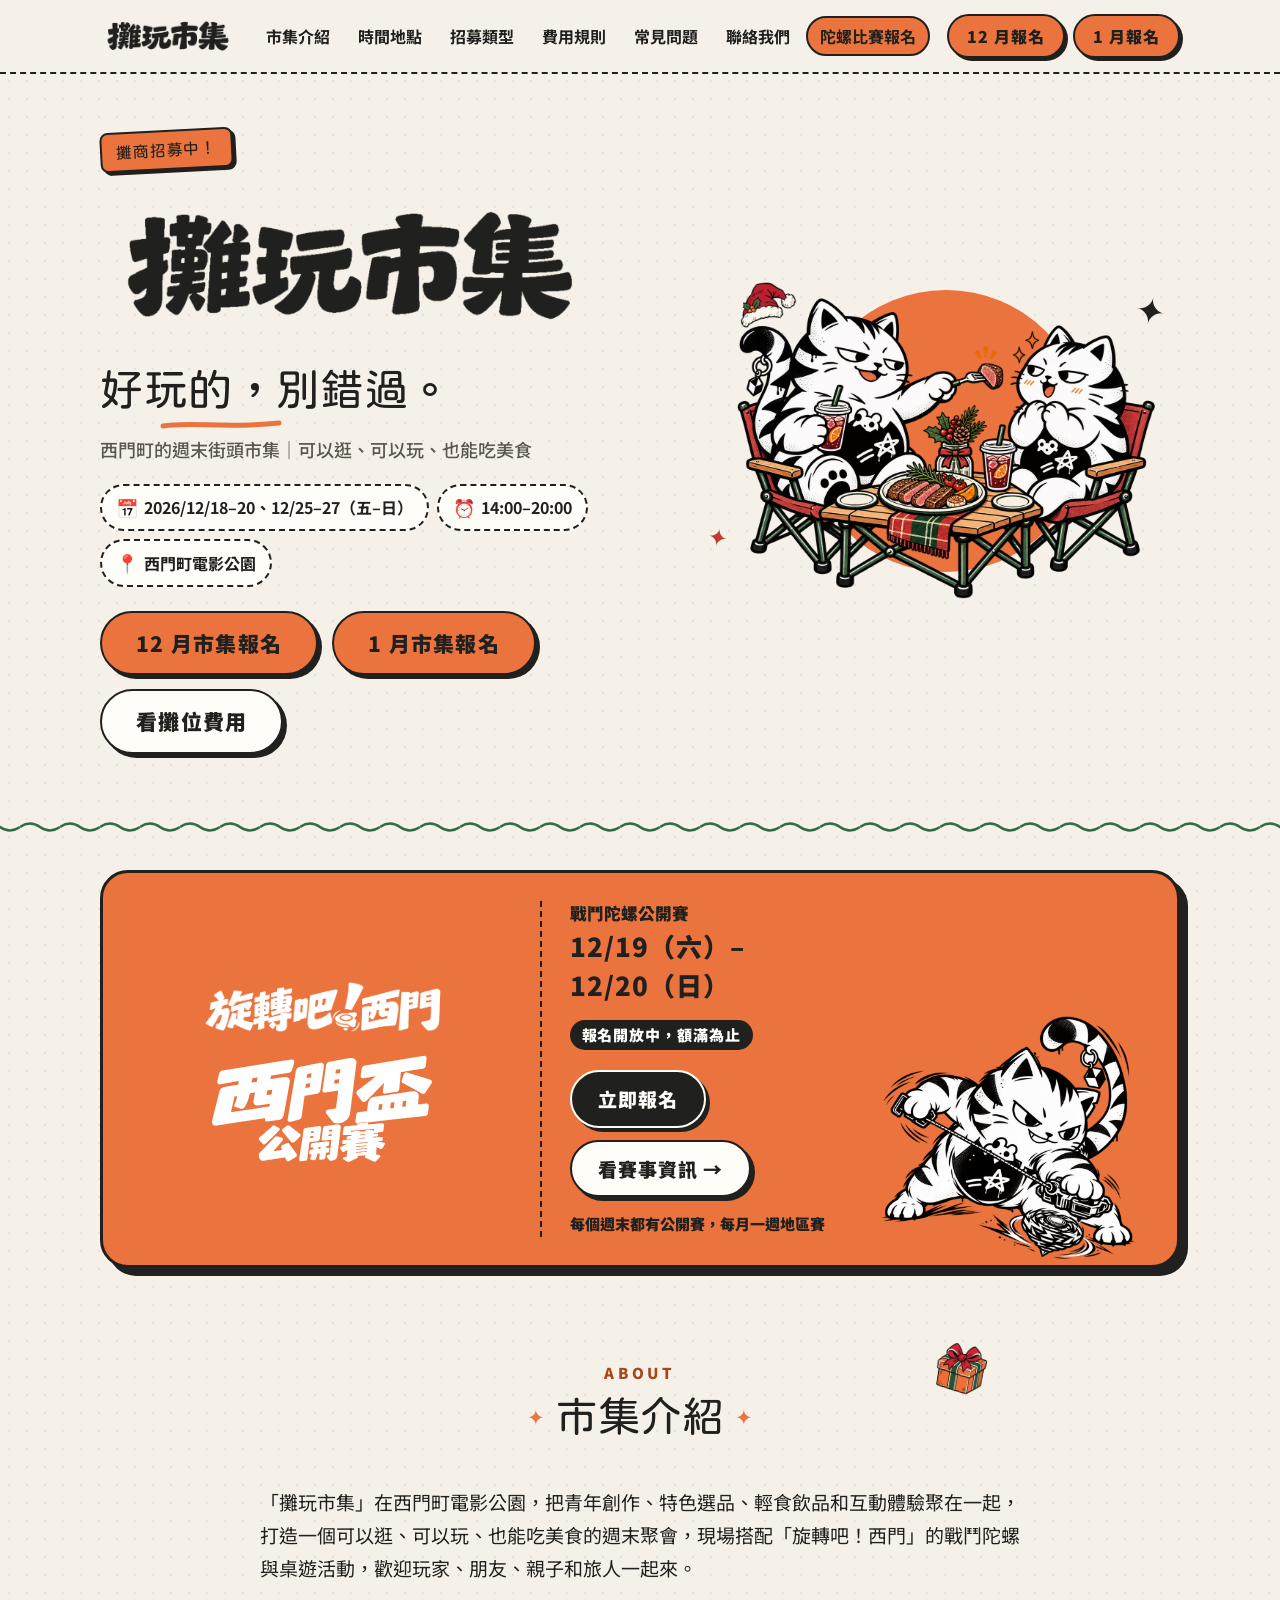
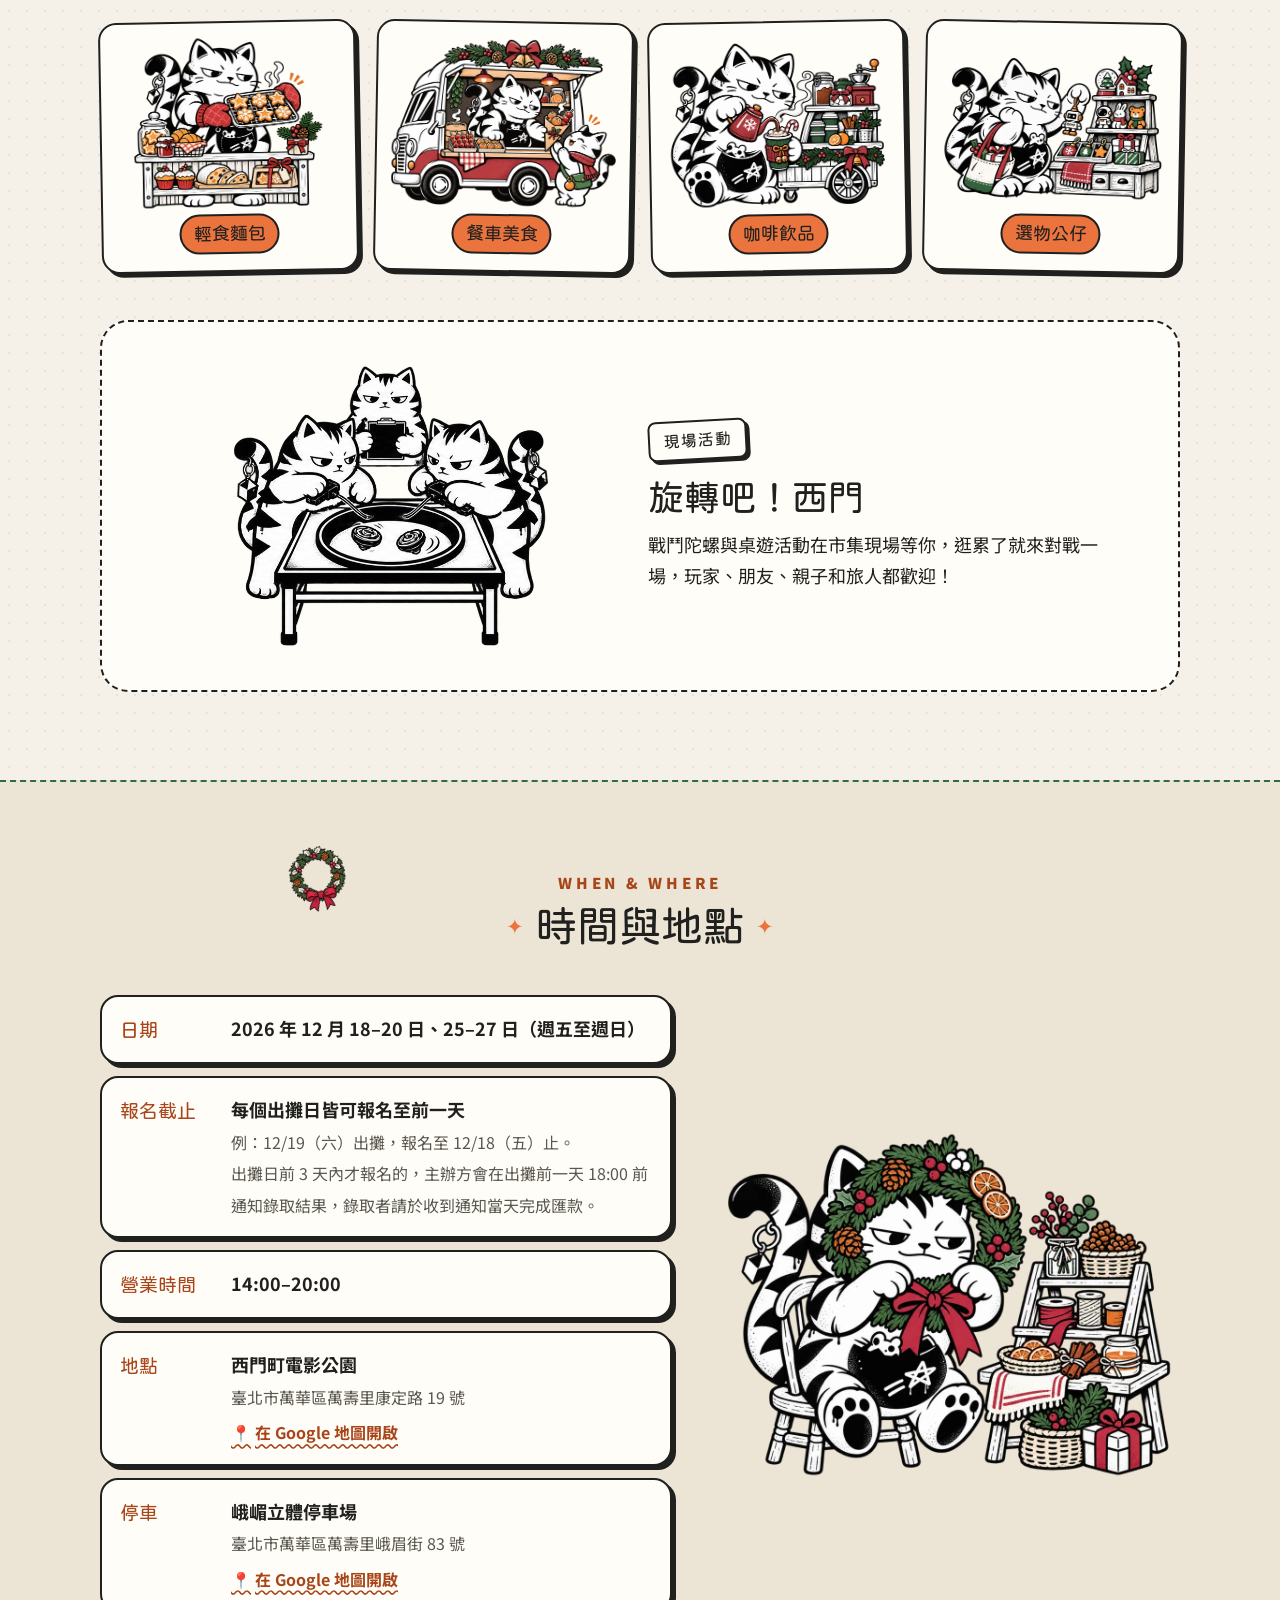
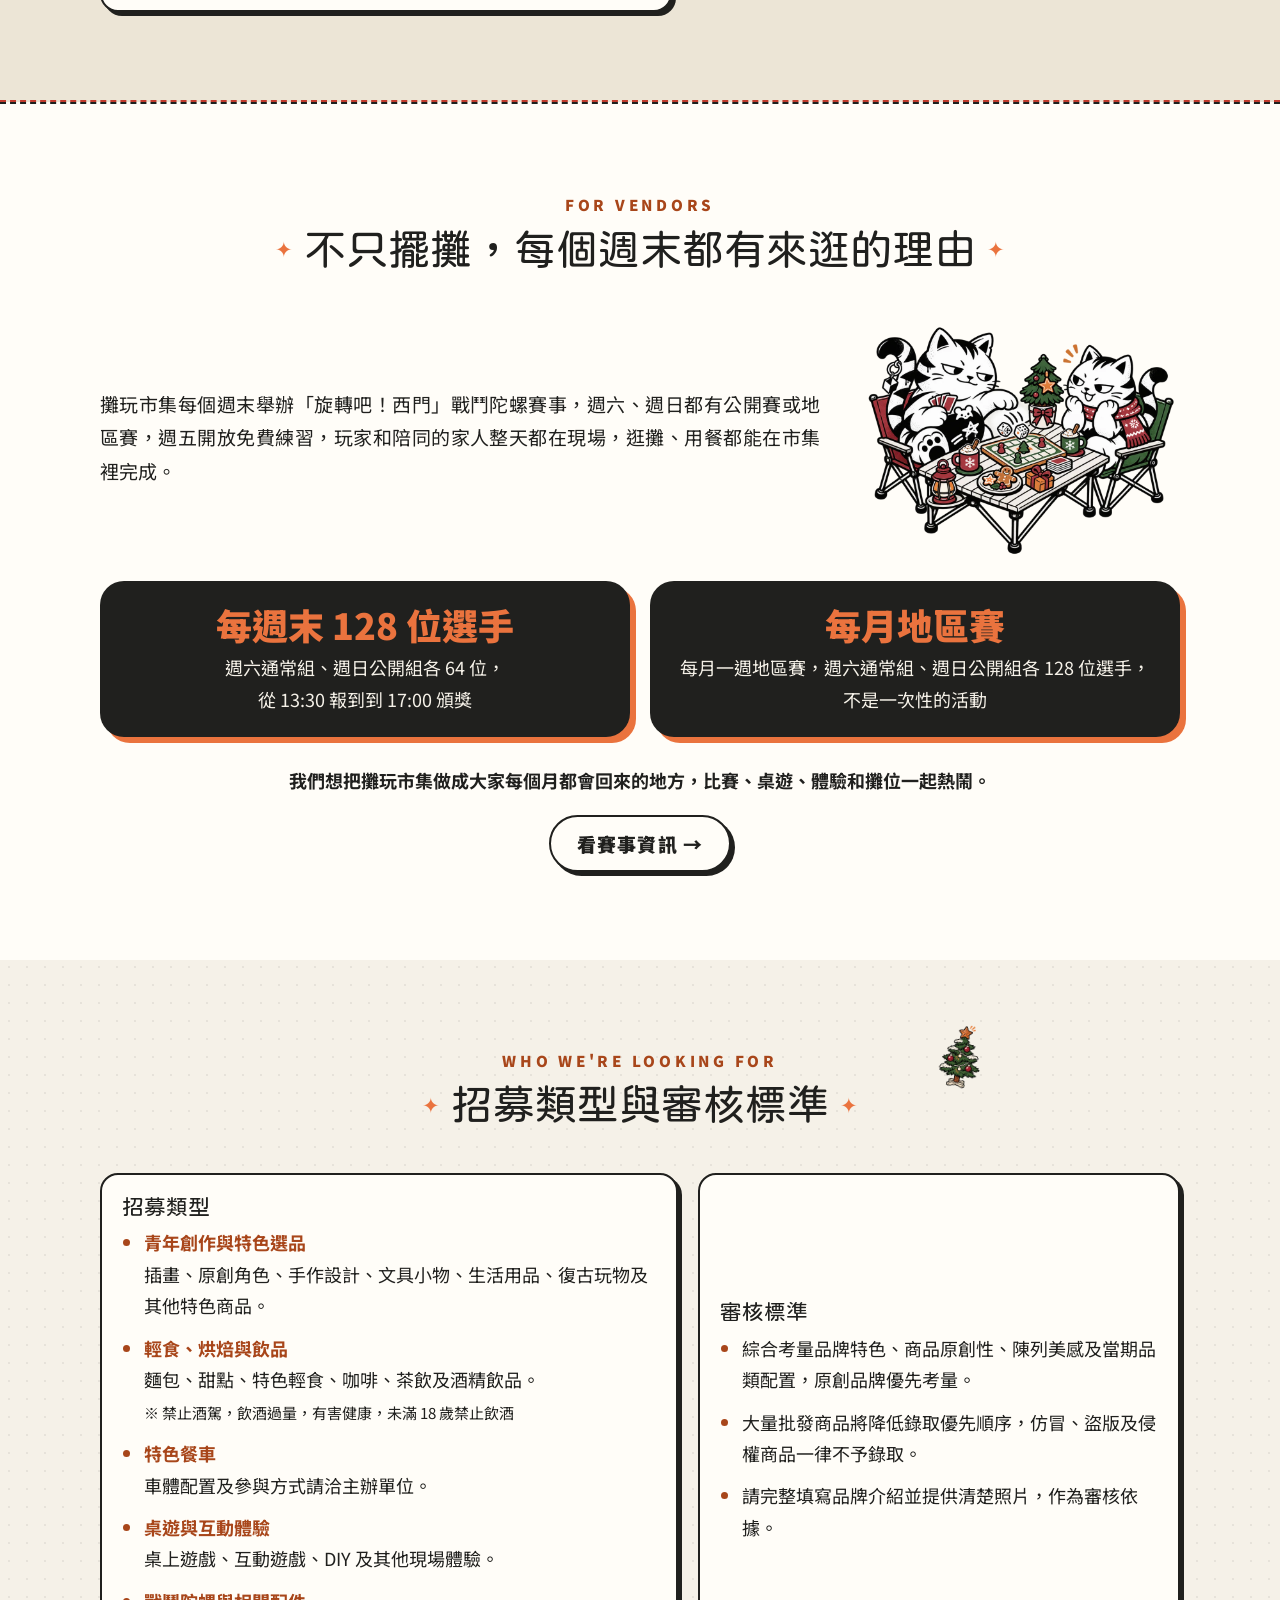
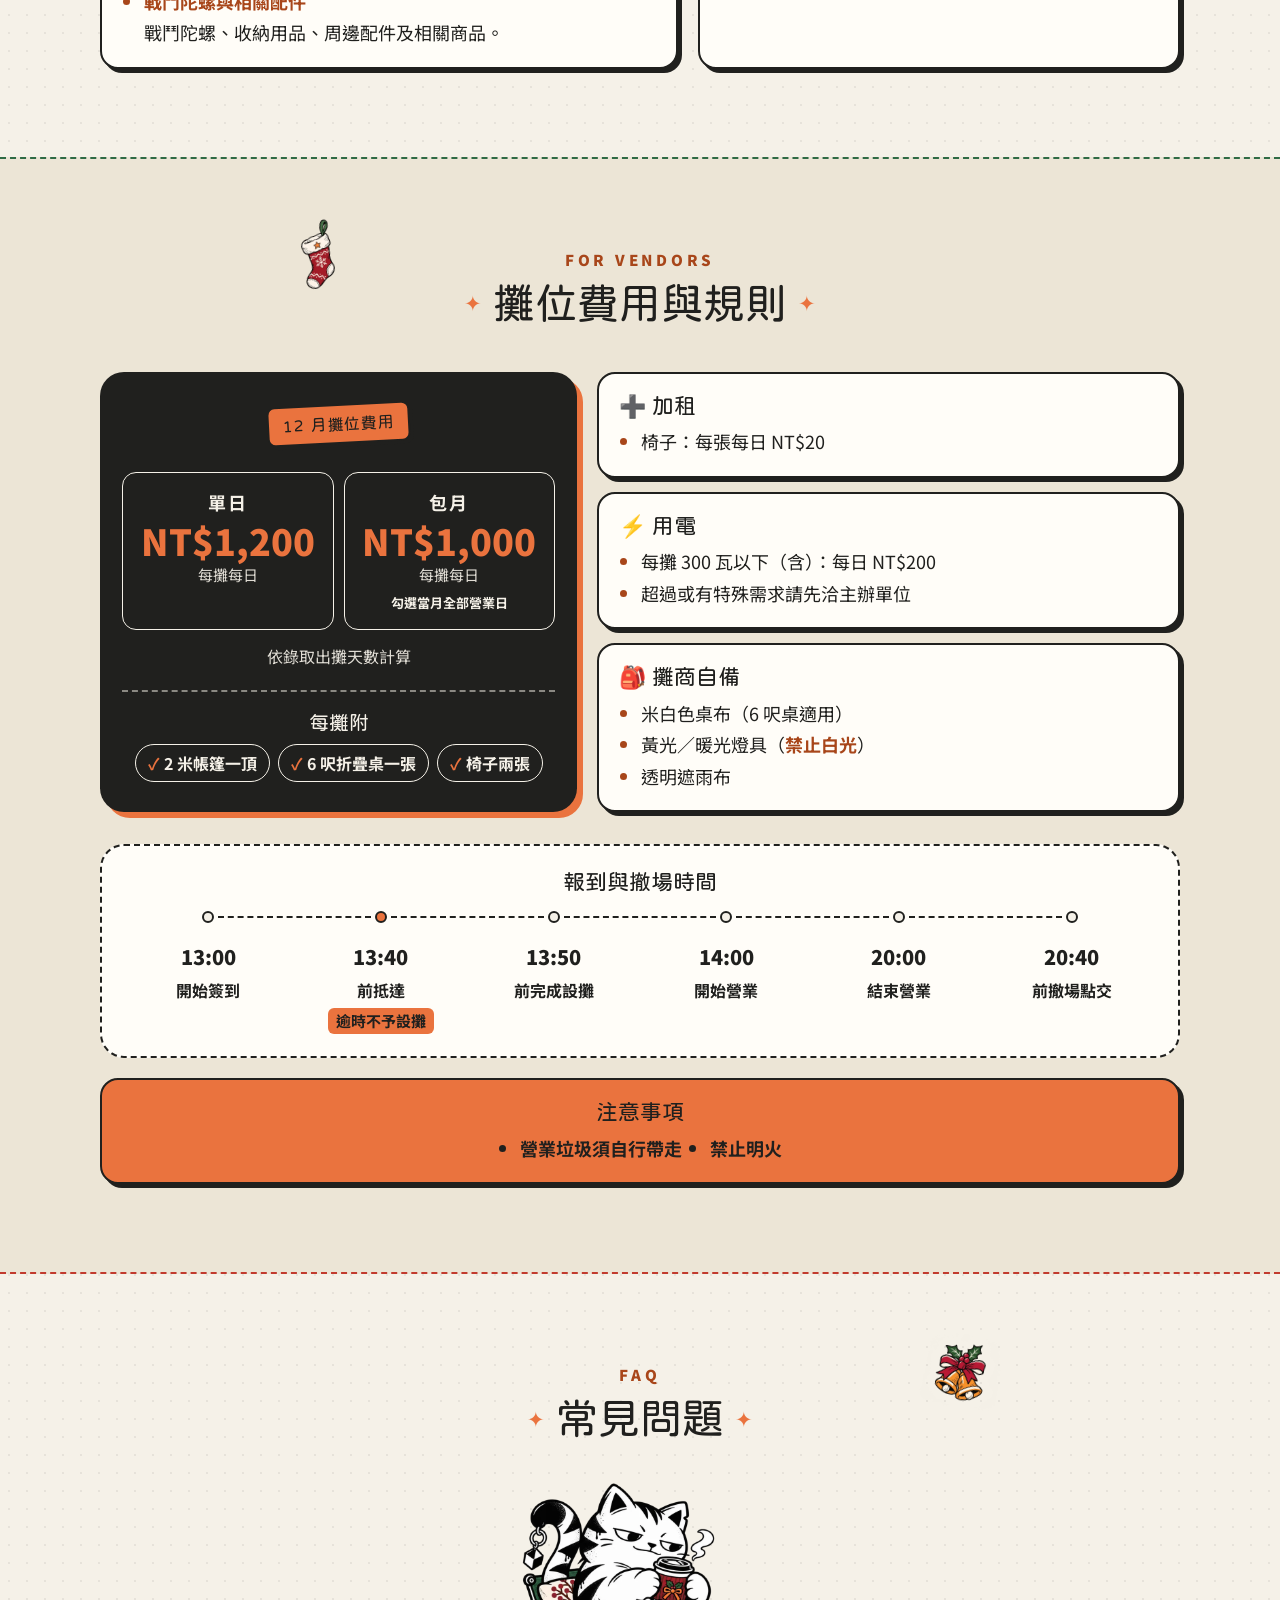
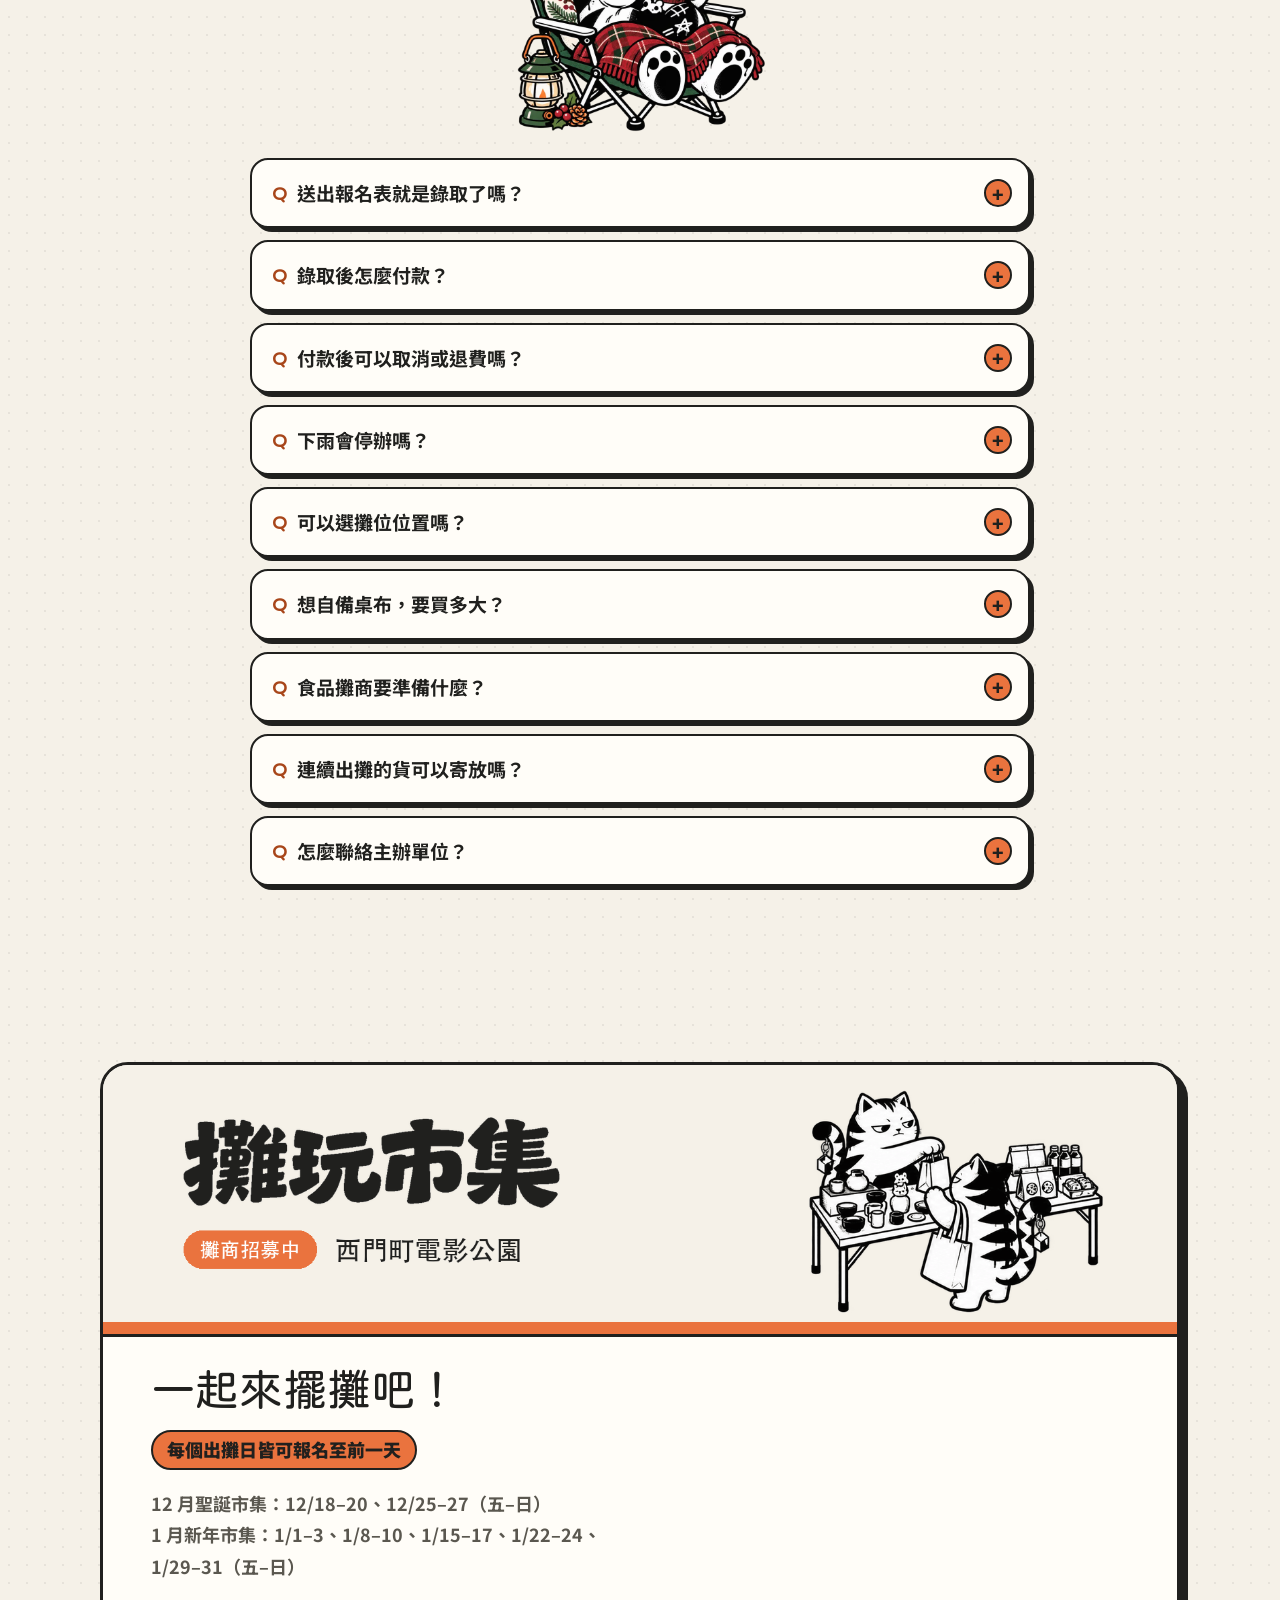
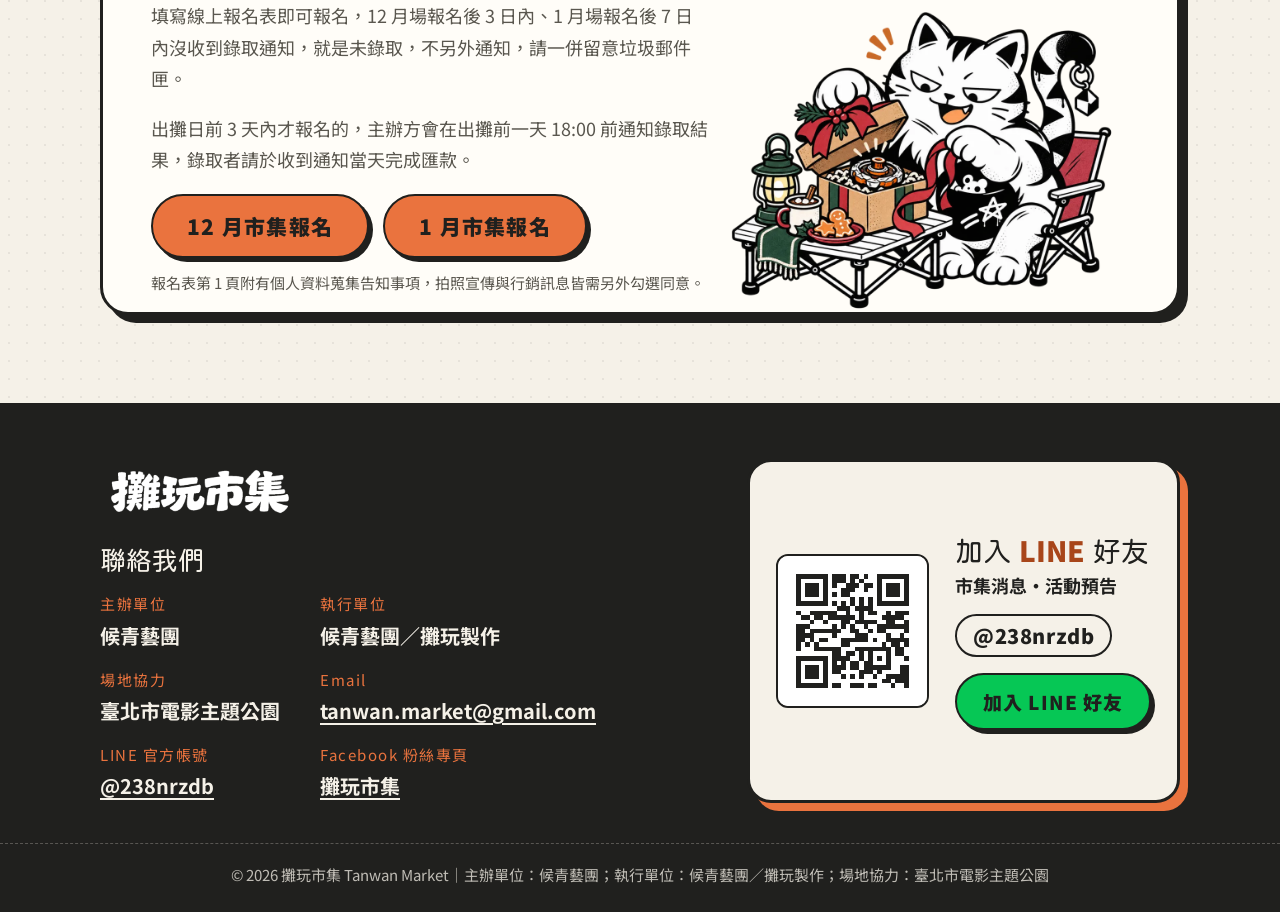
<file: index.html>
<!doctype html>
<html lang="zh-Hant-TW">
<head>
  <meta charset="utf-8">
  <meta name="viewport" content="width=device-width, initial-scale=1">

  <!-- ✏️ 改日期時：title、description、og:description、twitter:description 一起改 -->
  <title>攤玩市集｜西門町電影公園 12 月週末街頭市集・攤商招募中</title>
  <meta name="description" content="攤玩市集在西門町電影公園，集合青年創作、特色選品、輕食飲品與戰鬥陀螺互動體驗，2026/12/18–20、12/25–27（週五至週日）14:00–20:00，攤商招募中，立即線上報名！">
  <meta name="theme-color" content="#F5F1E8">
  <link rel="canonical" href="https://tanwanmarket.com/">

  <!-- Open Graph（分享到 LINE / Facebook 時顯示）：og:image 必須是完整網址 -->
  <meta property="og:type" content="website">
  <meta property="og:locale" content="zh_TW">
  <meta property="og:site_name" content="攤玩市集">
  <meta property="og:title" content="攤玩市集｜西門町週末街頭市集・攤商招募中">
  <meta property="og:description" content="2026/12/18–20、12/25–27 西門町電影公園｜青年創作、特色選品、輕食飲品，還有「旋轉吧！西門」戰鬥陀螺，攤商招募中，立即報名！">
  <meta property="og:url" content="https://tanwanmarket.com/">
  <meta property="og:image" content="https://tanwanmarket.com/assets/og-image.png">
  <meta property="og:image:width" content="1200">
  <meta property="og:image:height" content="630">
  <meta property="og:image:alt" content="攤玩市集字標與攤玩貓">
  <meta name="twitter:card" content="summary_large_image">
  <meta name="twitter:title" content="攤玩市集｜西門町週末街頭市集・攤商招募中">
  <meta name="twitter:description" content="2026/12/18–20、12/25–27 西門町電影公園｜攤商招募中，立即報名！">
  <meta name="twitter:image" content="https://tanwanmarket.com/assets/og-image.png">

  <link rel="icon" type="image/png" href="assets/favicon.png">
  <link rel="apple-touch-icon" href="assets/favicon.png">

  <link rel="preconnect" href="https://fonts.googleapis.com">
  <link rel="preconnect" href="https://fonts.gstatic.com" crossorigin>
  <link href="https://fonts.googleapis.com/css2?family=Huninn&family=Noto+Sans+TC:wght@400;500;700;900&display=swap" rel="stylesheet">
  <link rel="stylesheet" href="styles.css">
  <script src="scroll-top.js"></script>
</head>
<body class="xmas">
  <a class="skip-link" href="#main">跳到主要內容</a>

  <header class="site-header">
    <div class="container header-inner">
      <a class="header-logo" href="#top" aria-label="攤玩市集 回到頁首">
        <img src="assets/logo-black.png" alt="攤玩市集" width="1200" height="391">
      </a>
      <nav class="header-nav" aria-label="主選單">
        <ul>
          <li><a href="#about">市集介紹</a></li>
          <li><a href="#info">時間地點</a></li>
          <li><a href="#recruit">招募類型</a></li>
          <li><a href="#fees">費用規則</a></li>
          <li><a href="#faq">常見問題</a></li>
          <li><a href="#contact">聯絡我們</a></li>
          <li class="nav-cup"><a href="cup/">陀螺比賽報名</a></li>
        </ul>
      </nav>
      <div class="header-signup">
        <a class="btn btn-sm" href="https://forms.gle/8Fhi1L7nHp1qh5zT6" target="_blank" rel="noopener">12 月報名<span class="sr-only">（另開新分頁）</span></a>
        <a class="btn btn-sm" href="https://docs.google.com/forms/d/e/1FAIpQLSdyZXQZW8iq8SmVcZFqaHZ1BTiNpPopzgiVBDFgKuLAtfRUxQ/viewform" target="_blank" rel="noopener">1 月報名<span class="sr-only">（另開新分頁）</span></a>
      </div>
    </div>
  </header>

  <main id="main">

    <!-- ===================== 1. 主視覺 ===================== -->
    <section class="hero" id="top">
      <div class="container hero-inner">
        <div class="hero-text">
          <p class="sticker sticker-orange">攤商招募中！</p>
          <h1 class="hero-title">
            <img src="assets/logo-black.png" alt="攤玩市集" width="1200" height="391" fetchpriority="high">
          </h1>
          <p class="hero-tagline">好玩的，別錯過。</p>
          <p class="hero-sub">西門町的週末街頭市集｜可以逛、可以玩、也能吃美食</p>

          <!-- ✏️ 日期地點（主視覺）：改日期時記得這裡也要改 -->
          <ul class="hero-facts">
            <li><span class="fact-icon" aria-hidden="true">📅</span><span><span class="nobr">2026/12/18–20、</span><span class="nobr">12/25–27（五–日）</span></span></li>
            <li><span class="fact-icon" aria-hidden="true">⏰</span>14:00–20:00</li>
            <li><span class="fact-icon" aria-hidden="true">📍</span>西門町電影公園</li>
          </ul>

          <div class="hero-actions">
            <a class="btn btn-lg" href="https://forms.gle/8Fhi1L7nHp1qh5zT6" target="_blank" rel="noopener">12 月市集報名<span class="sr-only">（另開新分頁）</span></a>
            <a class="btn btn-lg" href="https://docs.google.com/forms/d/e/1FAIpQLSdyZXQZW8iq8SmVcZFqaHZ1BTiNpPopzgiVBDFgKuLAtfRUxQ/viewform" target="_blank" rel="noopener">1 月市集報名<span class="sr-only">（另開新分頁）</span></a>
            <a class="btn btn-ghost btn-lg" href="#fees">看攤位費用</a>
          </div>
        </div>
        <div class="hero-art">
          <img src="assets/xmas/cat-xmas-camp-dinner.webp" alt="兩隻攤玩貓在露營桌旁吃聖誕晚餐" width="1200" height="900" fetchpriority="high">
          <img class="xmas-deco xmas-deco-hero" src="assets/xmas/deco-hat.webp" alt="" aria-hidden="true" width="360" height="360">
          <span class="hero-burst" aria-hidden="true">✦</span>
          <span class="hero-burst hero-burst-2" aria-hidden="true">✦</span>
        </div>
      </div>
    </section>

    <!-- ===================== 西門盃橫幅（連到 /cup/） ===================== -->
    <section class="cup-promo" aria-label="西門盃公開賽">
      <div class="container">
        <div class="cup-promo-card">
          <div class="cup-promo-text">
            <p class="cup-promo-title">
              <img class="cup-promo-event" src="assets/cup/spin-ximen-white.webp" alt="旋轉吧！西門" width="1200" height="346" loading="lazy">
              <picture>
                <source srcset="assets/cup/ximen-cup-g3-white.svg" type="image/svg+xml">
                <img src="assets/cup/ximen-cup-g3-white.webp" alt="西門盃公開賽" width="1200" height="400" loading="lazy">
              </picture>
            </p>
            <div class="cup-promo-info">
              <p class="cup-promo-meta"><span>戰鬥陀螺公開賽</span><span class="cup-promo-date"><span class="nobr">12/19（六）–</span><span class="nobr">12/20（日）</span></span></p>
              <p class="cup-promo-open">報名開放中，額滿為止</p>
              <div class="cup-promo-actions">
                <a class="btn cup-promo-signup" href="https://www.accupass.com/go/ximencup" target="_blank" rel="noopener">立即報名<span class="sr-only">（另開新分頁）</span></a>
                <a class="btn btn-ghost" href="cup/">看賽事資訊 →</a>
              </div>
              <p class="cup-promo-monthly"><span class="nobr">每個週末都有公開賽，</span><span class="nobr">每月一週地區賽</span></p>
            </div>
          </div>
          <img class="cup-promo-cat" src="assets/cup/cat-low-launch.webp" alt="" width="800" height="800" loading="lazy">
        </div>
      </div>
    </section>

    <!-- ===================== 2. 市集介紹 ===================== -->
    <section class="section" id="about" aria-labelledby="about-title">
      <div class="container">
        <header class="section-head">
          <p class="eyebrow">ABOUT</p>
          <h2 id="about-title">市集介紹</h2>
          <img class="xmas-deco xmas-deco-right" src="assets/xmas/deco-gift.webp" alt="" aria-hidden="true" width="360" height="360" loading="lazy">
        </header>
        <p class="lead">
          「攤玩市集」在西門町電影公園，把青年創作、特色選品、輕食飲品和互動體驗聚在一起，打造一個可以逛、可以玩、也能吃美食的週末聚會，現場搭配「旋轉吧！西門」的戰鬥陀螺與桌遊活動，歡迎玩家、朋友、親子和旅人一起來。
        </p>

        <ul class="vendor-grid">
          <li class="vendor-card">
            <img src="assets/xmas/cat-xmas-cookies.webp" alt="攤玩貓端出剛出爐的雪花餅乾" width="1000" height="750" loading="lazy">
            <span class="vendor-label">輕食麵包</span>
          </li>
          <li class="vendor-card">
            <img src="assets/xmas/cat-xmas-foodtruck.webp" alt="攤玩貓開著聖誕餐車賣美食" width="1000" height="750" loading="lazy">
            <span class="vendor-label">餐車美食</span>
          </li>
          <li class="vendor-card">
            <img src="assets/xmas/cat-xmas-cocoa.webp" alt="攤玩貓在熱可可攤倒熱可可" width="1000" height="750" loading="lazy">
            <span class="vendor-label">咖啡飲品</span>
          </li>
          <li class="vendor-card">
            <img src="assets/xmas/cat-xmas-gift-shop.webp" alt="攤玩貓在交換禮物選物攤挑禮物" width="1000" height="750" loading="lazy">
            <span class="vendor-label">選物公仔</span>
          </li>
        </ul>

        <div class="feature">
          <div class="feature-art">
            <img src="assets/scene-beyblade.png" alt="三隻攤玩貓圍著對戰盤比賽戰鬥陀螺" width="659" height="590" loading="lazy">
          </div>
          <div class="feature-text">
            <p class="sticker">現場活動</p>
            <h3>旋轉吧！西門</h3>
            <p>戰鬥陀螺與桌遊活動在市集現場等你，逛累了就來對戰一場，玩家、朋友、親子和旅人都歡迎！</p>
          </div>
        </div>
      </div>
    </section>

    <!-- ===================== 3. 時間與地點 ===================== -->
    <!-- ✏️ 日期、營業時間、地點：改這一段 -->
    <section class="section section-alt" id="info" aria-labelledby="info-title">
      <div class="container">
        <header class="section-head">
          <p class="eyebrow">WHEN &amp; WHERE</p>
          <h2 id="info-title">時間與地點</h2>
          <img class="xmas-deco xmas-deco-left" src="assets/xmas/deco-wreath.webp" alt="" aria-hidden="true" width="360" height="360" loading="lazy">
        </header>

        <div class="info-layout">
          <dl class="info-list">
            <div class="info-item">
              <dt>日期</dt>
              <dd>2026 年 12 月 18–20 日、25–27 日（週五至週日）</dd>
            </div>
            <div class="info-item">
              <dt>報名截止</dt>
              <dd>每個出攤日皆可報名至前一天<br><span class="muted">例：12/19（六）出攤，報名至 12/18（五）止。<br>出攤日前 3 天內才報名的，主辦方會在出攤前一天 18:00 前通知錄取結果，錄取者請於收到通知當天完成匯款。</span></dd>
            </div>
            <div class="info-item">
              <dt>營業時間</dt>
              <dd>14:00–20:00</dd>
            </div>
            <div class="info-item">
              <dt>地點</dt>
              <dd>
                西門町電影公園<br>
                <span class="muted">臺北市萬華區萬壽里康定路 19 號</span><br>
                <a class="map-link" href="https://www.google.com/maps/search/?api=1&amp;query=%E8%87%BA%E5%8C%97%E5%B8%82%E8%90%AC%E8%8F%AF%E5%8D%80%E5%BA%B7%E5%AE%9A%E8%B7%AF19%E8%99%9F%20%E8%A5%BF%E9%96%80%E7%94%BA%E9%9B%BB%E5%BD%B1%E5%85%AC%E5%9C%92" target="_blank" rel="noopener">在 Google 地圖開啟<span class="sr-only">（另開新分頁）</span></a>
              </dd>
            </div>
            <div class="info-item">
              <dt>停車</dt>
              <dd>
                峨嵋立體停車場<br>
                <span class="muted">臺北市萬華區萬壽里峨眉街 83 號</span><br>
                <a class="map-link" href="https://www.google.com/maps/search/?api=1&amp;query=%E8%87%BA%E5%8C%97%E5%B8%82%E8%90%AC%E8%8F%AF%E5%8D%80%E5%B3%A8%E7%9C%89%E8%A1%9783%E8%99%9F%20%E5%B3%A8%E5%B5%8B%E7%AB%8B%E9%AB%94%E5%81%9C%E8%BB%8A%E5%A0%B4" target="_blank" rel="noopener">在 Google 地圖開啟<span class="sr-only">（另開新分頁）</span></a>
              </dd>
            </div>
          </dl>
          <div class="info-art">
            <img src="assets/xmas/cat-xmas-wreath.webp" alt="攤玩貓在攤位上手作聖誕花圈" width="1000" height="750" loading="lazy">
          </div>
        </div>
      </div>
    </section>

    <!-- ===================== 給攤商：每個週末都有來逛的理由 ===================== -->
    <section class="section vendors-why" id="vendors-why" aria-labelledby="vendors-why-title">
      <div class="container">
        <header class="section-head">
          <p class="eyebrow">FOR VENDORS</p>
          <h2 id="vendors-why-title"><span class="nobr">不只擺攤，</span><span class="nobr">每個週末都有來逛的理由</span></h2>
        </header>

        <div class="vendors-why-intro">
          <p class="lead">攤玩市集每個週末舉辦「旋轉吧！西門」戰鬥陀螺賽事，週六、週日都有公開賽或地區賽，週五開放免費練習，玩家和陪同的家人整天都在現場，逛攤、用餐都能在市集裡完成。</p>
          <img class="vendors-why-cat" src="assets/xmas/cat-xmas-boardgame.webp" alt="" width="1000" height="750" loading="lazy">
        </div>

        <ul class="vendors-why-cards">
          <li class="vendors-why-card">
            <strong>每週末 128 位選手</strong>
            <span>週六通常組、週日公開組<span class="nobr">各 64 位，</span><span class="nobr">從 13:30 報到到 17:00 頒獎</span></span>
          </li>
          <li class="vendors-why-card">
            <strong>每月地區賽</strong>
            <span>每月一週地區賽，<span class="nobr">週六通常組、</span><span class="nobr">週日公開組各 128 位選手，</span><span class="nobr">不是一次性的活動</span></span>
          </li>
        </ul>

        <div class="vendors-why-outro">
          <p><span class="nobr">我們想把攤玩市集做成大家</span><span class="nobr">每個月都會回來的地方，</span><span class="nobr">比賽、桌遊、體驗和攤位一起熱鬧。</span></p>
          <a class="btn btn-ghost" href="cup/">看賽事資訊 →</a>
        </div>
      </div>
    </section>

    <!-- ===================== 4. 招募類型與審核標準 ===================== -->
    <section class="section" id="recruit" aria-labelledby="recruit-title">
      <div class="container">
        <header class="section-head">
          <p class="eyebrow">WHO WE'RE LOOKING FOR</p>
          <h2 id="recruit-title">招募類型與審核標準</h2>
          <img class="xmas-deco xmas-deco-right" src="assets/xmas/deco-tree.webp" alt="" aria-hidden="true" width="360" height="360" loading="lazy">
        </header>

        <div class="recruit-layout">
          <article class="rule-card recruit-card">
            <h3>招募類型</h3>
            <ul class="recruit-list">
              <li><strong>青年創作與特色選品</strong>插畫、原創角色、手作設計、文具小物、生活用品、復古玩物及其他特色商品。</li>
              <li><strong>輕食、烘焙與飲品</strong>麵包、甜點、特色輕食、咖啡、茶飲及酒精飲品。<br><small>※ 禁止酒駕，飲酒過量，有害健康，未滿 18 歲禁止飲酒</small></li>
              <li><strong>特色餐車</strong>車體配置及參與方式請洽主辦單位。</li>
              <li><strong>桌遊與互動體驗</strong>桌上遊戲、互動遊戲、DIY 及其他現場體驗。</li>
              <li><strong>戰鬥陀螺與相關配件</strong>戰鬥陀螺、收納用品、周邊配件及相關商品。</li>
            </ul>
          </article>
          <article class="rule-card recruit-card">
            <h3>審核標準</h3>
            <ul>
              <li>綜合考量品牌特色、商品原創性、陳列美感及當期品類配置，原創品牌優先考量。</li>
              <li>大量批發商品將降低錄取優先順序，仿冒、盜版及侵權商品一律不予錄取。</li>
              <li>請完整填寫品牌介紹並提供清楚照片，作為審核依據。</li>
            </ul>
          </article>
        </div>
      </div>
    </section>

    <!-- ===================== 5. 攤位費用與規則 ===================== -->
    <!-- ✏️ 攤位費用：改這一段（單日／包月價格） -->
    <section class="section section-alt" id="fees" aria-labelledby="fees-title">
      <div class="container">
        <header class="section-head">
          <p class="eyebrow">FOR VENDORS</p>
          <h2 id="fees-title">攤位費用與規則</h2>
          <img class="xmas-deco xmas-deco-left" src="assets/xmas/deco-stocking.webp" alt="" aria-hidden="true" width="360" height="360" loading="lazy">
        </header>

        <div class="fee-layout">
          <div class="price-card">
            <p class="sticker sticker-orange">12 月攤位費用</p>
            <ul class="price-next-list price-plans">
              <li><span class="price-next-plan">單日</span><span class="price-next-amount">NT$1,200</span><span class="price-next-unit">每攤每日</span></li>
              <li><span class="price-next-plan">包月</span><span class="price-next-amount">NT$1,000</span><span class="price-next-unit">每攤每日</span><span class="price-next-cond">勾選當月<span class="nobr">全部營業日</span></span></li>
            </ul>
            <p class="price-note">依錄取出攤天數計算</p>
            <div class="price-included">
              <h3>每攤附</h3>
              <ul class="check-list">
                <li>2 米帳篷一頂</li>
                <li>6 呎折疊桌一張</li>
                <li>椅子兩張</li>
              </ul>
            </div>
          </div>

          <div class="rule-cards">
            <article class="rule-card">
              <h3><span aria-hidden="true">➕</span> 加租</h3>
              <ul>
                <li>椅子：每張每日 NT$20</li>
              </ul>
            </article>
            <article class="rule-card">
              <h3><span aria-hidden="true">⚡</span> 用電</h3>
              <ul>
                <li>每攤 300 瓦以下（含）：每日 NT$200</li>
                <li>超過或有特殊需求請先洽<span class="nobr">主辦單位</span></li>
              </ul>
            </article>
            <article class="rule-card">
              <h3><span aria-hidden="true">🎒</span> 攤商自備</h3>
              <ul>
                <li>米白色桌布（6 呎桌適用）</li>
                <li>黃光／暖光燈具（<strong>禁止白光</strong>）</li>
                <li>透明遮雨布</li>
              </ul>
            </article>
          </div>
        </div>

        <div class="schedule">
          <h3>報到與撤場時間</h3>
          <ol class="timeline">
            <li><time>13:00</time><span>開始簽到</span></li>
            <li class="is-key"><time>13:40</time><span>前抵達<small>逾時不予設攤</small></span></li>
            <li><time>13:50</time><span>前完成設攤</span></li>
            <li><time>14:00</time><span>開始營業</span></li>
            <li><time>20:00</time><span>結束營業</span></li>
            <li><time>20:40</time><span>前撤場點交</span></li>
          </ol>
        </div>

        <div class="notice">
          <h3>注意事項</h3>
          <ul>
            <li>營業垃圾須自行帶走</li>
            <li>禁止明火</li>
          </ul>
        </div>
      </div>
    </section>

    <!-- ===================== 6. 常見問題 ===================== -->
    <section class="section" id="faq" aria-labelledby="faq-title">
      <div class="container container-narrow">
        <header class="section-head">
          <p class="eyebrow">FAQ</p>
          <h2 id="faq-title">常見問題</h2>
          <img class="xmas-deco xmas-deco-right" src="assets/xmas/deco-bells.webp" alt="" aria-hidden="true" width="360" height="360" loading="lazy">
        </header>
        <img class="faq-art" src="assets/xmas/cat-xmas-camp-chair.webp" alt="攤玩貓蓋著格紋毯坐在露營椅上喝熱飲" width="1000" height="750" loading="lazy">

        <div class="faq-list">
          <details class="faq">
            <summary>送出報名表就是<span class="nobr">錄取了嗎？</span></summary>
            <div class="faq-body"><p>不是，12 月場報名後 3 日內、1 月場報名後 7 日內沒收到錄取通知，就是未錄取，不另外通知，請一併留意垃圾郵件匣。</p><p>出攤日前 3 天內才報名的，會在出攤前一天 18:00 前通知錄取結果；到時沒收到通知，就是未錄取。</p></div>
          </details>
          <details class="faq">
            <summary>錄取後怎麼付款？</summary>
            <div class="faq-body"><p>收到錄取通知後 3 日內匯款，並填寫匯款回傳單。</p><p>出攤日前 3 天內才報名、在出攤前一天收到錄取通知的，請於收到通知當天完成匯款並填寫匯款回傳單。</p></div>
          </details>
          <details class="faq">
            <summary>付款後可以<span class="nobr">取消或退費嗎？</span></summary>
            <div class="faq-body"><p>完成匯款後，個人因素不能取消或退費，改期要在出攤日 15 日前申請，限當月調整一次，需主辦方確認。</p></div>
          </details>
          <details class="faq">
            <summary>下雨會停辦嗎？</summary>
            <div class="faq-body"><p>一般降雨照常舉辦，請自備透明遮雨布，只有臺北市政府宣布停班停課時才停辦，這時可以選擇順延或退費。</p></div>
          </details>
          <details class="faq">
            <summary>可以選攤位位置嗎？</summary>
            <div class="faq-body"><p>不行，攤位由主辦方依品類、動線和用電統一安排。</p></div>
          </details>
          <details class="faq">
            <summary>想自備桌布，<span class="nobr">要買多大？</span></summary>
            <div class="faq-body"><p>每攤附的 6 呎折疊桌約長 183、寬 76、高 74 公分，建議桌布買長 185 × 寬 130 公分，可以蓋滿桌面，前方往下垂約 54 公分，遮住桌下放的貨，自己裁布車邊的話，<span class="nobr">每邊再多留 2～3 公分。</span></p></div>
          </details>
          <details class="faq">
            <summary>食品攤商要準備什麼？</summary>
            <div class="faq-body"><p>依法應登錄的業者，要完成食品業者登錄才能營業，報名時請附上登錄證明文件（登錄字號與登錄資料截圖的雲端連結），未附者須於錄取前補齊。</p></div>
          </details>
          <details class="faq">
            <summary>連續出攤的貨<span class="nobr">可以寄放嗎？</span></summary>
            <div class="faq-body"><p>當週連續出攤的攤商可以免費使用寄物帳篷，20:00–20:30 寄放，隔日 13:45 前領回；週日不提供寄物，寄物空間有限，放滿即不再受理，主辦方不負保管與賠償責任。</p></div>
          </details>
          <details class="faq">
            <summary>怎麼聯絡主辦單位？</summary>
            <div class="faq-body"><p>Email：<a href="mailto:tanwan.market@gmail.com">tanwan.market@gmail.com</a>；LINE 官方帳號：<a href="https://line.me/R/ti/p/@238nrzdb" target="_blank" rel="noopener">@238nrzdb<span class="sr-only">（另開新分頁）</span></a></p></div>
          </details>
        </div>
      </div>
    </section>

    <!-- ===================== 7. 報名區塊 ===================== -->
    <section class="section signup" id="signup" aria-labelledby="signup-title">
      <div class="container">
        <div class="signup-card">
          <img class="signup-banner" src="assets/banner.png" alt="攤玩市集 攤商招募中 西門町電影公園" width="1600" height="400" loading="lazy">
          <div class="signup-body">
            <div class="signup-text">
              <h2 id="signup-title">一起來擺攤吧！</h2>
              <!-- ✏️ 報名截止日 -->
              <p class="signup-deadline">每個出攤日皆可報名至前一天</p>
              <p class="signup-months"><span class="nobr">12 月聖誕市集：</span><span class="nobr">12/18–20、12/25–27</span><span class="nobr">（五–日）</span><br><span class="nobr">1 月新年市集：</span><span class="nobr">1/1–3、1/8–10、</span><span class="nobr">1/15–17、1/22–24、</span><span class="nobr">1/29–31（五–日）</span></p>
              <p>填寫線上報名表即可報名，12 月場報名後 3 日內、1 月場報名後 7 日內沒收到錄取通知，就是未錄取，不另外通知，請一併留意垃圾郵件匣。</p>
              <p>出攤日前 3 天內才報名的，主辦方會在出攤前一天 18:00 前通知錄取結果，錄取者請於收到通知當天完成匯款。</p>
              <div class="signup-actions">
                <a class="btn btn-lg" href="https://forms.gle/8Fhi1L7nHp1qh5zT6" target="_blank" rel="noopener">12 月市集報名<span class="sr-only">（另開新分頁）</span></a>
                <a class="btn btn-lg" href="https://docs.google.com/forms/d/e/1FAIpQLSdyZXQZW8iq8SmVcZFqaHZ1BTiNpPopzgiVBDFgKuLAtfRUxQ/viewform" target="_blank" rel="noopener">1 月市集報名<span class="sr-only">（另開新分頁）</span></a>
              </div>
              <p class="signup-privacy">報名表第 1 頁附有個人資料蒐集告知事項，拍照宣傳與行銷訊息皆需另外勾選同意。</p>
            </div>
            <img class="signup-cat" src="assets/xmas/cat-xmas-unwrap.webp" alt="攤玩貓在露營桌上拆開聖誕禮物" width="1000" height="750" loading="lazy">
          </div>
        </div>
      </div>
    </section>

  </main>

  <!-- ===================== 8. 頁尾／聯絡 ===================== -->
  <footer class="site-footer" id="contact" aria-labelledby="contact-title">
    <div class="container footer-inner">
      <div class="footer-info">
        <img class="footer-logo" src="assets/logo-white.png" alt="攤玩市集" width="1200" height="391" loading="lazy">
        <h2 id="contact-title">聯絡我們</h2>
        <ul class="contact-list">
          <li>
            <span class="contact-label">主辦單位</span>
            <span class="contact-value">候青藝團</span>
          </li>
          <li>
            <span class="contact-label">執行單位</span>
            <span class="contact-value">候青藝團／攤玩製作</span>
          </li>
          <li>
            <span class="contact-label">場地協力</span>
            <span class="contact-value">臺北市電影主題公園</span>
          </li>
          <li>
            <span class="contact-label">Email</span>
            <a href="mailto:tanwan.market@gmail.com">tanwan.market@gmail.com</a>
          </li>
          <li>
            <span class="contact-label">LINE 官方帳號</span>
            <a href="https://line.me/R/ti/p/@238nrzdb" target="_blank" rel="noopener">@238nrzdb<span class="sr-only">（另開新分頁）</span></a>
          </li>
          <li>
            <span class="contact-label">Facebook 粉絲專頁</span>
            <a href="https://www.facebook.com/profile.php?id=61596395473919" target="_blank" rel="noopener">攤玩市集<span class="sr-only">（另開新分頁）</span></a>
          </li>
        </ul>
      </div>
      <!-- LINE 加好友卡片：QR code 內容為 https://lin.ee/N8RTbE3（assets/line-qr-code.svg）；手機版不顯示 QR code -->
      <div class="line-card">
        <img class="line-card-qr" src="assets/line-qr-code.svg" alt="攤玩市集 LINE 官方帳號加好友 QR code，ID：@238nrzdb" width="168" height="168" loading="lazy">
        <div class="line-card-body">
          <p class="line-card-title">加入 <span>LINE</span> 好友</p>
          <p class="line-card-sub">市集消息・活動預告</p>
          <a class="line-card-id" href="https://line.me/R/ti/p/@238nrzdb" target="_blank" rel="noopener">@238nrzdb<span class="sr-only">（另開新分頁）</span></a>
          <a class="btn btn-line" href="https://line.me/R/ti/p/@238nrzdb" target="_blank" rel="noopener">加入 LINE 好友<span class="sr-only">（另開新分頁）</span></a>
        </div>
      </div>
    </div>
    <p class="copyright"><span class="nobr">© 2026 攤玩市集 Tanwan Market</span>｜<span class="nobr">主辦單位：候青藝團；</span><span class="nobr">執行單位：候青藝團／攤玩製作；</span><span class="nobr">場地協力：臺北市電影主題公園</span></p>
  </footer>
</body>
</html>
</file>
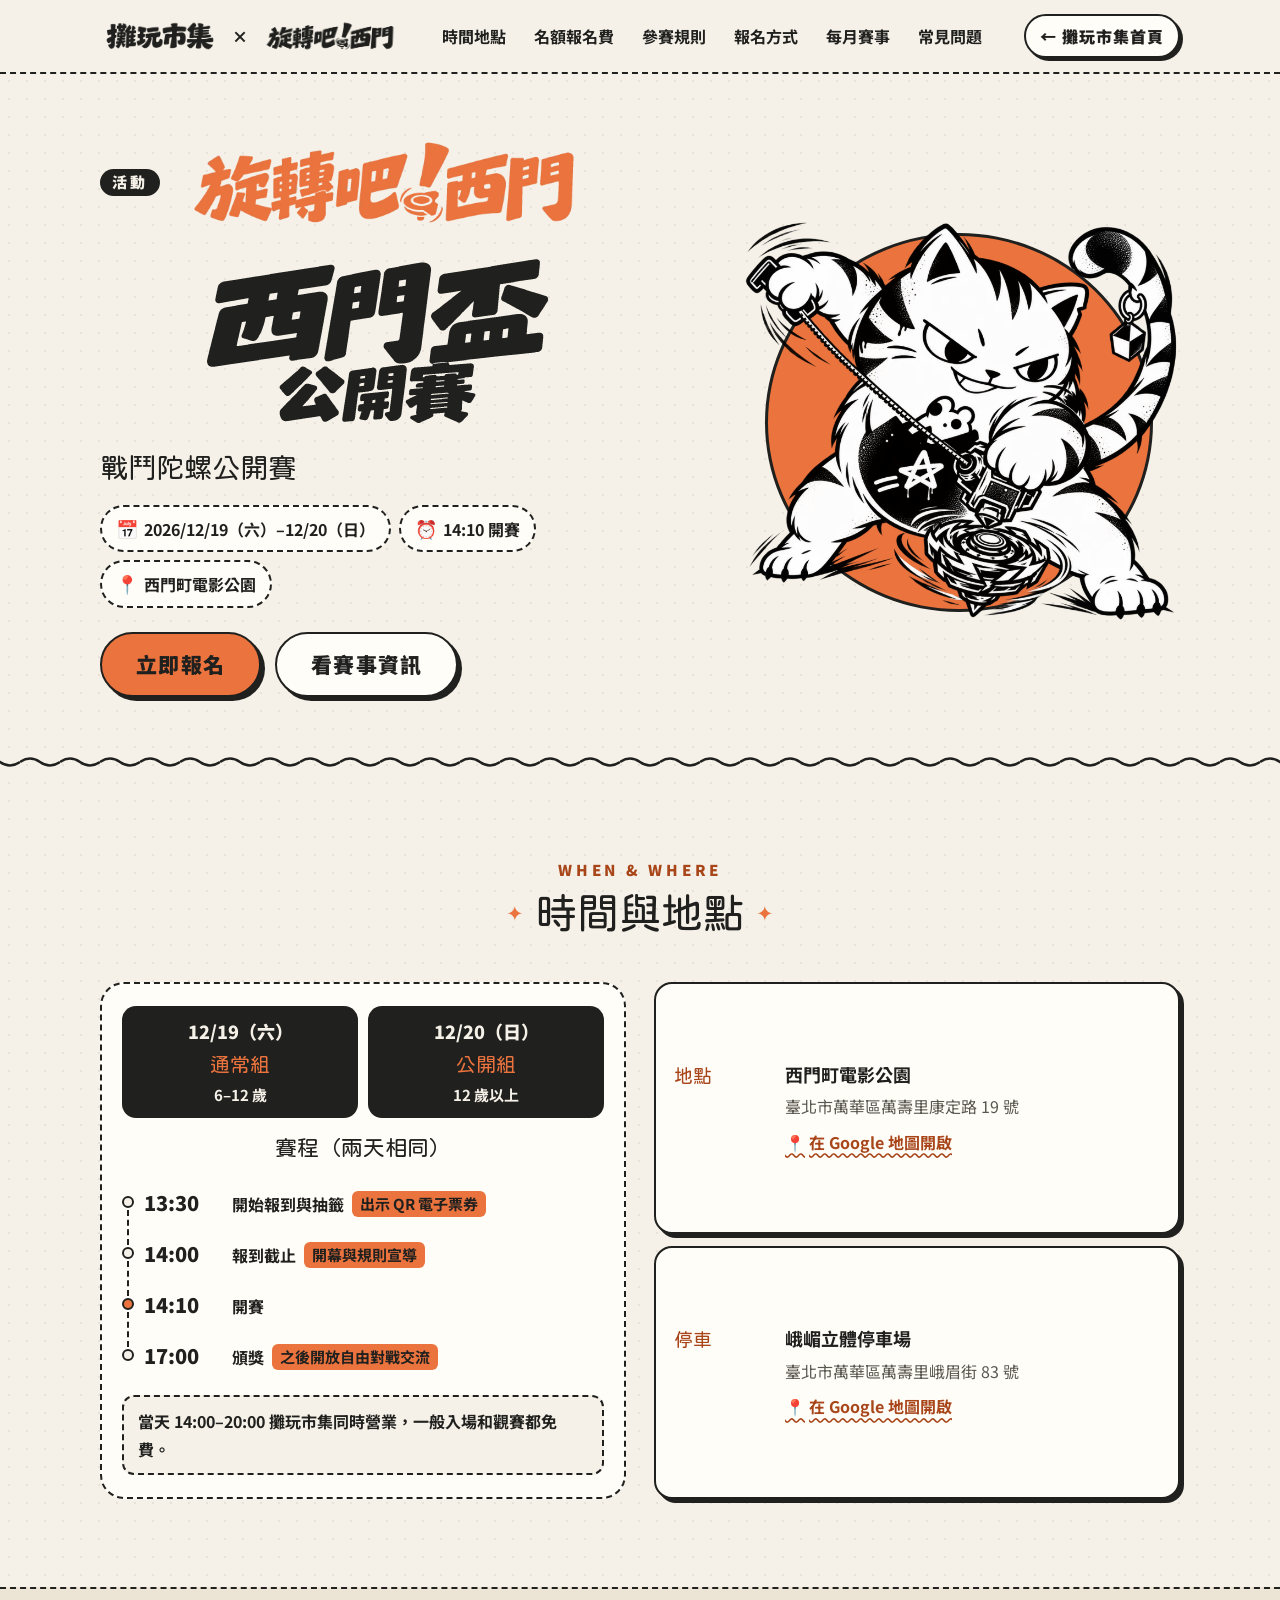
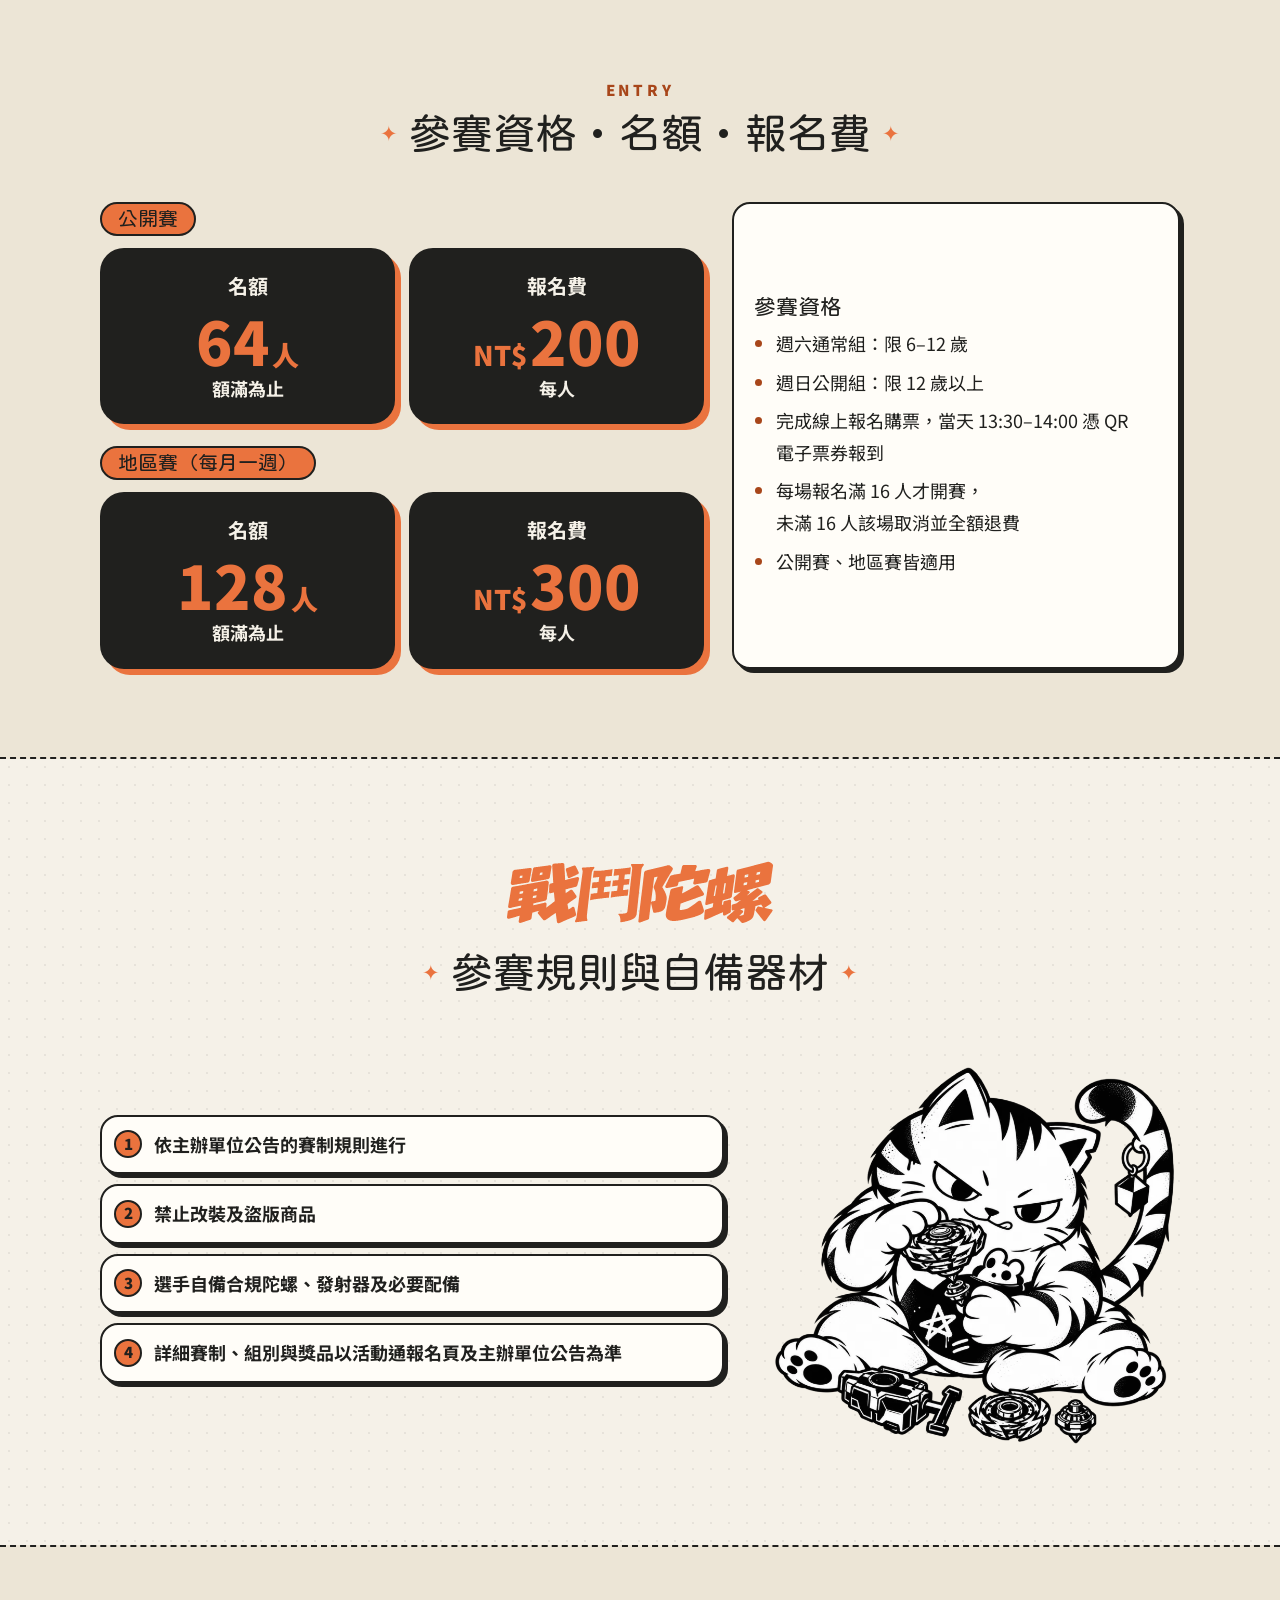
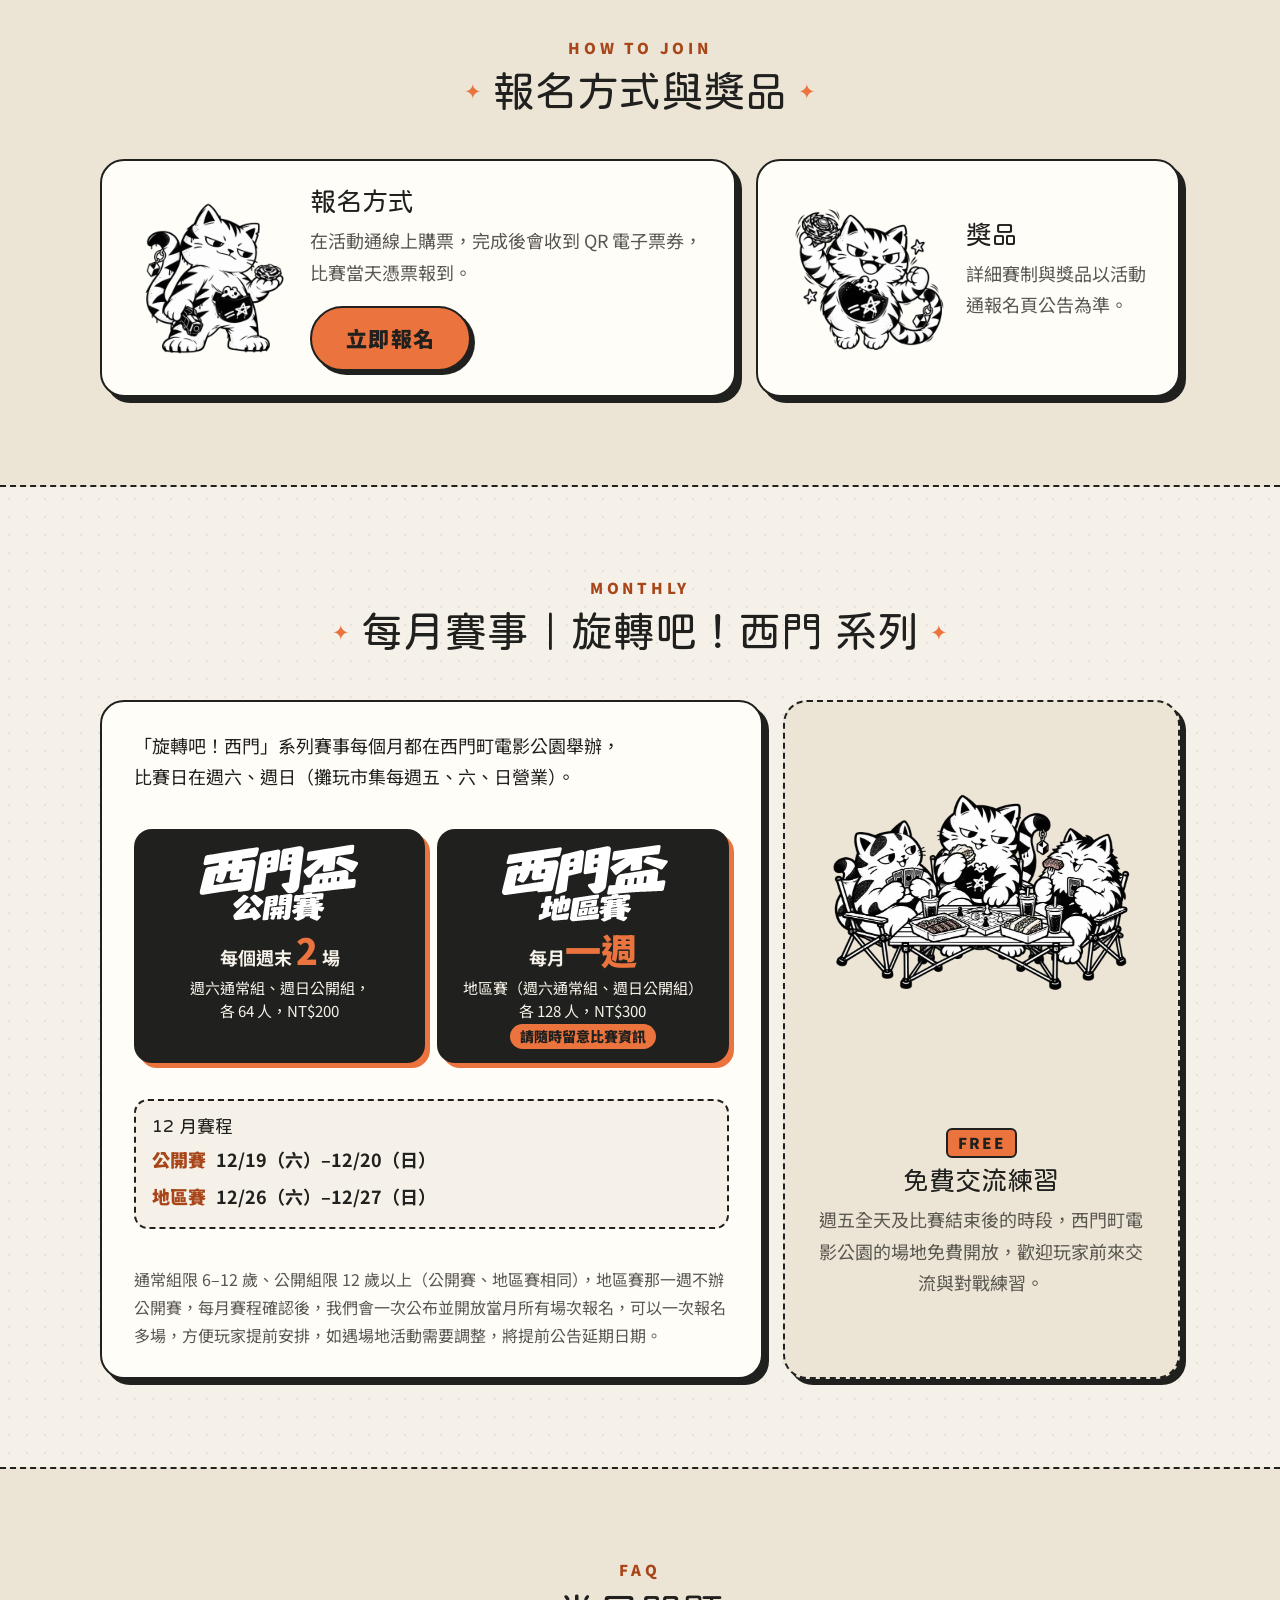
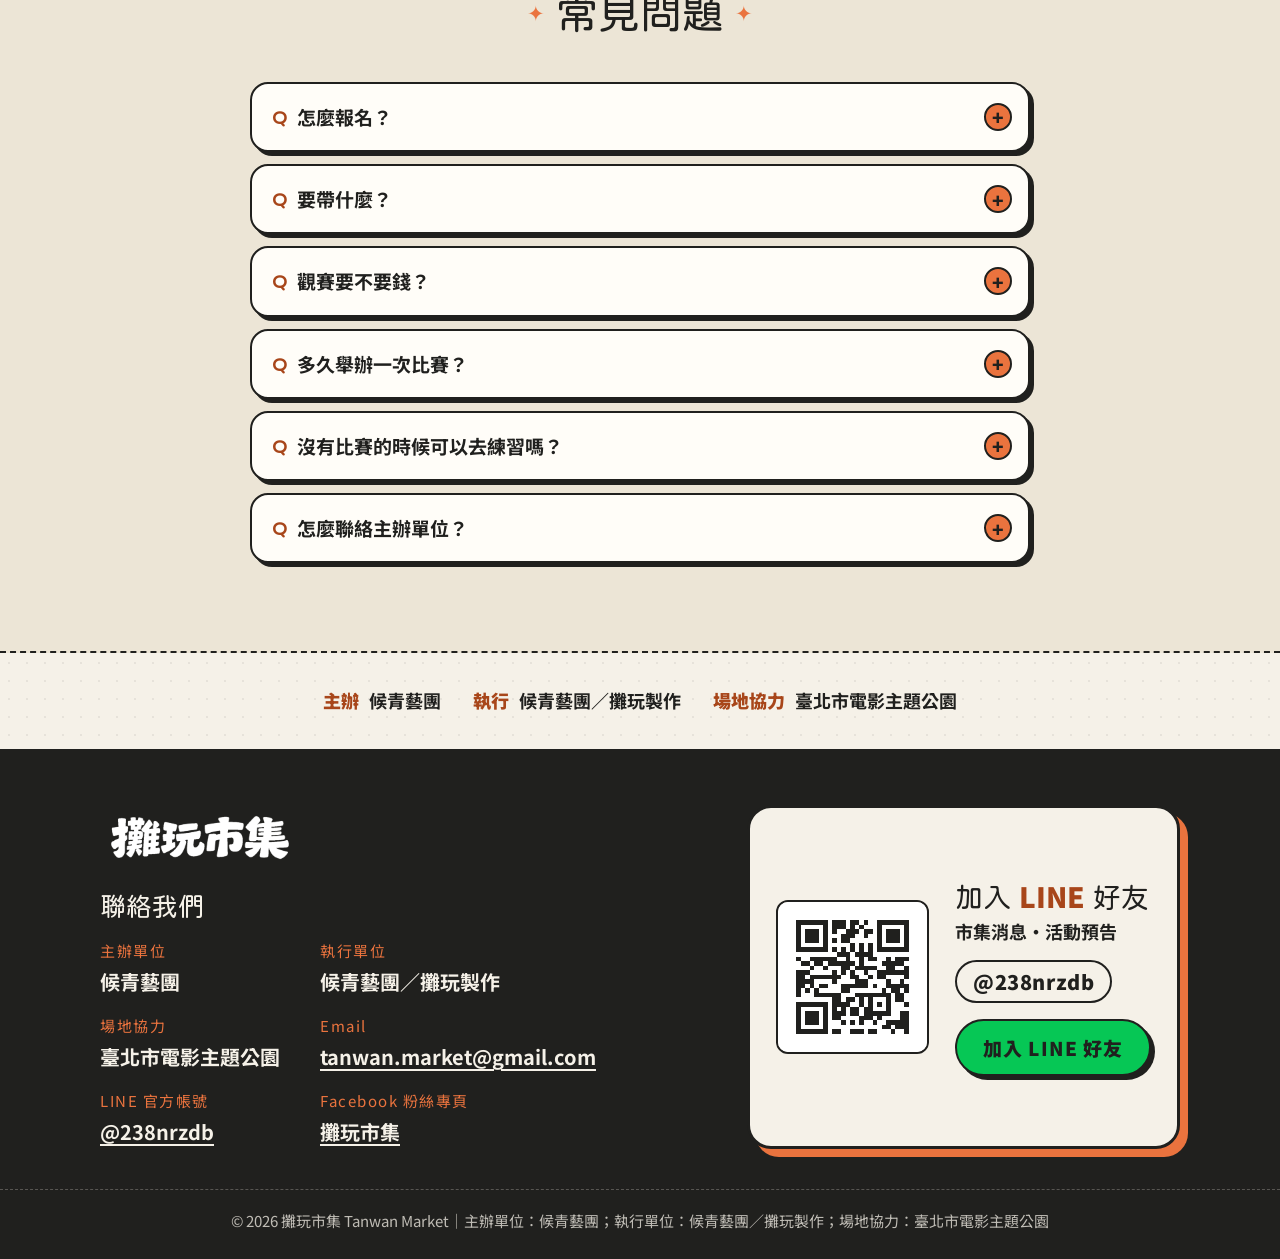
<file: cup/index.html>
<!doctype html>
<html lang="zh-Hant-TW">
<head>
  <meta charset="utf-8">
  <meta name="viewport" content="width=device-width, initial-scale=1">

  <title>旋轉吧！西門｜西門盃公開賽 戰鬥陀螺 12/19（六）–12/20（日）｜攤玩市集</title>
  <meta name="description" content="旋轉吧！西門｜西門盃公開賽，2026/12/19（六）–12/20（日）在西門町電影公園舉行，週六通常組（6–12 歲）、週日公開組（12 歲以上），64 人，報名費每人 NT$200，觀賽免費，活動通線上報名中，每個週末舉辦公開賽、每月一週地區賽。">
  <meta name="theme-color" content="#F5F1E8">
  <link rel="canonical" href="https://tanwanmarket.com/cup/">

  <!-- Open Graph（分享到 LINE / Facebook 時顯示）：og:image 必須是完整網址 -->
  <meta property="og:type" content="website">
  <meta property="og:locale" content="zh_TW">
  <meta property="og:site_name" content="攤玩市集">
  <meta property="og:title" content="旋轉吧！西門｜西門盃公開賽 戰鬥陀螺">
  <meta property="og:description" content="2026/12/19（六）–12/20（日）西門町電影公園｜週六通常組、週日公開組各 64 人，觀賽免費，活動通線上報名中。">
  <meta property="og:url" content="https://tanwanmarket.com/cup/">
  <meta property="og:image" content="https://tanwanmarket.com/assets/cup/og-cup.png">
  <meta property="og:image:width" content="1200">
  <meta property="og:image:height" content="630">
  <meta property="og:image:alt" content="旋轉吧！西門字標、西門盃公開賽字卡與發射戰鬥陀螺的攤玩貓">
  <meta name="twitter:card" content="summary_large_image">
  <meta name="twitter:title" content="旋轉吧！西門｜西門盃公開賽 戰鬥陀螺">
  <meta name="twitter:description" content="2026/12/19（六）–12/20（日）西門町電影公園｜活動通線上報名中。">
  <meta name="twitter:image" content="https://tanwanmarket.com/assets/cup/og-cup.png">

  <link rel="icon" type="image/png" href="../assets/favicon.png">
  <link rel="apple-touch-icon" href="../assets/favicon.png">

  <link rel="preconnect" href="https://fonts.googleapis.com">
  <link rel="preconnect" href="https://fonts.gstatic.com" crossorigin>
  <link href="https://fonts.googleapis.com/css2?family=Huninn&family=Noto+Sans+TC:wght@400;500;700;900&display=swap" rel="stylesheet">
  <link rel="stylesheet" href="../styles.css">
  <link rel="stylesheet" href="cup.css">
  <script src="../scroll-top.js"></script>
</head>
<body class="cup-page">
  <a class="skip-link" href="#main">跳到主要內容</a>

  <header class="site-header">
    <div class="container header-inner">
      <div class="cup-brand">
        <a class="header-logo" href="../" aria-label="回攤玩市集首頁">
          <img src="../assets/logo-black.png" alt="攤玩市集" width="1200" height="391">
        </a>
        <span class="cup-brand-x" aria-hidden="true">×</span>
        <img class="cup-brand-event" src="../assets/cup/spin-ximen-black.webp" alt="旋轉吧！西門" width="1200" height="346">
      </div>
      <nav class="header-nav" aria-label="賽事選單">
        <ul>
          <li><a href="#when">時間地點</a></li>
          <li><a href="#entry">名額報名費</a></li>
          <li><a href="#rules">參賽規則</a></li>
          <li><a href="#signup">報名方式</a></li>
          <li><a href="#monthly">每月賽事</a></li>
          <li><a href="#faq">常見問題</a></li>
        </ul>
      </nav>
      <a class="btn btn-sm btn-ghost" href="../">← 攤玩市集首頁</a>
    </div>
  </header>

  <main id="main">

    <!-- ===================== 1. 賽事名稱（主視覺） ===================== -->
    <section class="cup-hero" id="top">
      <div class="container cup-hero-inner">
        <div class="cup-hero-text">
          <div class="cup-event">
            <span class="cup-event-label">活動</span>
            <img class="cup-event-logo" src="../assets/cup/spin-ximen-orange.webp" alt="旋轉吧！西門" width="1200" height="346" fetchpriority="high">
          </div>
          <h1 class="cup-title">
            <picture>
              <source srcset="../assets/cup/ximen-cup-g3-black.svg" type="image/svg+xml">
              <img src="../assets/cup/ximen-cup-g3-black.webp" alt="西門盃公開賽" width="1200" height="400" fetchpriority="high">
            </picture>
          </h1>
          <p class="cup-sub">戰鬥陀螺公開賽</p>

          <ul class="hero-facts">
            <li><span class="fact-icon" aria-hidden="true">📅</span>2026/12/19（六）–12/20（日）</li>
            <li><span class="fact-icon" aria-hidden="true">⏰</span>14:10 開賽</li>
            <li><span class="fact-icon" aria-hidden="true">📍</span>西門町電影公園</li>
          </ul>

          <div class="hero-actions">
            <a class="btn btn-lg" href="https://www.accupass.com/go/ximencup" target="_blank" rel="noopener">立即報名<span class="sr-only">（另開新分頁）</span></a>
            <a class="btn btn-ghost btn-lg" href="#when">看賽事資訊</a>
          </div>
        </div>
        <div class="cup-hero-art">
          <img src="../assets/cup/cat-rip.webp" alt="攤玩貓用力拉繩，發射戰鬥陀螺" width="800" height="800" fetchpriority="high">
        </div>
      </div>
    </section>

    <!-- ===================== 2–3. 日期時間、地點 ===================== -->
    <section class="section" id="when" aria-labelledby="when-title">
      <div class="container">
        <header class="section-head">
          <p class="eyebrow">WHEN &amp; WHERE</p>
          <h2 id="when-title">時間與地點</h2>
        </header>

        <div class="cup-when">
          <div class="schedule cup-schedule">
            <ul class="cup-days">
              <li><span class="cup-day-date">12/19（六）</span><span class="cup-day-group">通常組<small>6–12 歲</small></span></li>
              <li><span class="cup-day-date">12/20（日）</span><span class="cup-day-group">公開組<small>12 歲以上</small></span></li>
            </ul>
            <h3>賽程（兩天相同）</h3>
            <ol class="timeline cup-timeline">
              <li><time>13:30</time><span>開始報到與抽籤<small>出示 QR 電子票券</small></span></li>
              <li><time>14:00</time><span>報到截止<small>開幕與規則宣導</small></span></li>
              <li class="is-key"><time>14:10</time><span>開賽</span></li>
              <li><time>17:00</time><span>頒獎<small>之後開放自由對戰交流</small></span></li>
            </ol>
            <p class="cup-note">當天 14:00–20:00 攤玩市集同時營業，一般入場和觀賽都免費。</p>
          </div>

          <dl class="info-list">
            <div class="info-item">
              <dt>地點</dt>
              <dd>
                西門町電影公園<br>
                <span class="muted">臺北市萬華區萬壽里康定路 19 號</span><br>
                <a class="map-link" href="https://www.google.com/maps/search/?api=1&amp;query=%E8%87%BA%E5%8C%97%E5%B8%82%E8%90%AC%E8%8F%AF%E5%8D%80%E5%BA%B7%E5%AE%9A%E8%B7%AF19%E8%99%9F%20%E8%A5%BF%E9%96%80%E7%94%BA%E9%9B%BB%E5%BD%B1%E5%85%AC%E5%9C%92" target="_blank" rel="noopener">在 Google 地圖開啟<span class="sr-only">（另開新分頁）</span></a>
              </dd>
            </div>
            <div class="info-item">
              <dt>停車</dt>
              <dd>
                峨嵋立體停車場<br>
                <span class="muted">臺北市萬華區萬壽里峨眉街 83 號</span><br>
                <a class="map-link" href="https://www.google.com/maps/search/?api=1&amp;query=%E8%87%BA%E5%8C%97%E5%B8%82%E8%90%AC%E8%8F%AF%E5%8D%80%E5%B3%A8%E7%9C%89%E8%A1%9783%E8%99%9F%20%E5%B3%A8%E5%B5%8B%E7%AB%8B%E9%AB%94%E5%81%9C%E8%BB%8A%E5%A0%B4" target="_blank" rel="noopener">在 Google 地圖開啟<span class="sr-only">（另開新分頁）</span></a>
              </dd>
            </div>
          </dl>
        </div>
      </div>
    </section>

    <!-- ===================== 4–5. 參賽資格、名額與報名費 ===================== -->
    <section class="section section-alt" id="entry" aria-labelledby="entry-title">
      <div class="container">
        <header class="section-head">
          <p class="eyebrow">ENTRY</p>
          <h2 id="entry-title"><span class="nobr">參賽資格・</span><span class="nobr">名額・報名費</span></h2>
        </header>

        <div class="cup-entry">
          <div class="cup-entry-groups">
          <section class="cup-entry-group">
            <h3 class="cup-entry-label">公開賽</h3>
            <div class="cup-entry-stats">
              <article class="cup-stat">
                <h4>名額</h4>
                <p class="cup-stat-num">64<span>人</span></p>
                <p class="cup-stat-note">額滿為止</p>
              </article>
              <article class="cup-stat">
                <h4>報名費</h4>
                <p class="cup-stat-num"><span class="cup-stat-unit">NT$</span>200</p>
                <p class="cup-stat-note">每人</p>
              </article>
            </div>
          </section>
          <section class="cup-entry-group">
            <h3 class="cup-entry-label">地區賽<span class="nobr">（每月一週）</span></h3>
            <div class="cup-entry-stats">
              <article class="cup-stat">
                <h4>名額</h4>
                <p class="cup-stat-num">128<span>人</span></p>
                <p class="cup-stat-note">額滿為止</p>
              </article>
              <article class="cup-stat">
                <h4>報名費</h4>
                <p class="cup-stat-num"><span class="cup-stat-unit">NT$</span>300</p>
                <p class="cup-stat-note">每人</p>
              </article>
            </div>
          </section>
          </div>
          <article class="rule-card cup-entry-card">
            <h3>參賽資格</h3>
            <ul>
              <li>週六通常組：<span class="nobr">限 6–12 歲</span></li>
              <li>週日公開組：<span class="nobr">限 12 歲以上</span></li>
              <li>完成線上報名購票，當天 <span class="nobr">13:30–14:00</span> 憑 QR <span class="nobr">電子票券報到</span></li>
              <li>每場報名滿 16 人才開賽，<span class="nobr">未滿 16 人該場取消並全額退費</span></li>
              <li>公開賽、地區賽皆適用</li>
            </ul>
          </article>
        </div>
      </div>
    </section>

    <!-- ===================== 6. 參賽規則與自備器材 ===================== -->
    <section class="section" id="rules" aria-labelledby="rules-title">
      <div class="container">
        <header class="section-head">
          <picture class="cup-deco">
            <source srcset="../assets/cup/beyblade-title-orange.svg" type="image/svg+xml">
            <img src="../assets/cup/beyblade-title-orange.webp" alt="" width="1200" height="400" loading="lazy">
          </picture>
          <h2 id="rules-title">參賽規則與自備器材</h2>
        </header>

        <div class="cup-rules">
          <ul class="cup-rule-list">
            <li>依主辦單位公告的<span class="nobr">賽制規則進行</span></li>
            <li>禁止改裝及盜版商品</li>
            <li>選手自備合規陀螺、發射器及必要配備</li>
            <li>詳細賽制、組別與獎品以活動通報名頁及主辦單位公告為準</li>
          </ul>
          <div class="cup-rules-art">
            <img src="../assets/cup/cat-tune.webp" alt="攤玩貓坐著調整戰鬥陀螺" width="800" height="800" loading="lazy">
          </div>
        </div>
      </div>
    </section>

    <!-- ===================== 7–8. 報名方式、獎品 ===================== -->
    <section class="section section-alt" id="signup" aria-labelledby="signup-title">
      <div class="container">
        <header class="section-head">
          <p class="eyebrow">HOW TO JOIN</p>
          <h2 id="signup-title">報名方式與獎品</h2>
        </header>

        <div class="cup-signup">
          <article class="cup-card cup-card-signup">
            <img class="cup-card-cat" src="../assets/cup/cat-challenge.webp" alt="攤玩貓拿著戰鬥陀螺，準備賽前挑戰" width="800" height="800" loading="lazy">
            <div>
              <h3>報名方式</h3>
              <p>在活動通線上購票，完成後會收到 QR 電子票券，比賽當天<span class="nobr">憑票報到。</span></p>
              <a class="btn btn-lg" href="https://www.accupass.com/go/ximencup" target="_blank" rel="noopener">立即報名<span class="sr-only">（另開新分頁）</span></a>
            </div>
          </article>
          <article class="cup-card">
            <img class="cup-card-cat" src="../assets/cup/cat-victory.webp" alt="攤玩貓舉著陀螺勝利歡呼" width="800" height="800" loading="lazy">
            <div>
              <h3>獎品</h3>
              <p>詳細賽制與獎品以活動通報名頁公告為準。</p>
            </div>
          </article>
        </div>
      </div>
    </section>

    <!-- ===================== 每月賽事（旋轉吧！西門 系列） ===================== -->
    <section class="section" id="monthly" aria-labelledby="monthly-title">
      <div class="container">
        <header class="section-head">
          <p class="eyebrow">MONTHLY</p>
          <h2 id="monthly-title"><span class="nobr">每月賽事｜</span><span class="nobr">旋轉吧！西門 系列</span></h2>
        </header>

        <div class="cup-monthly">
          <article class="cup-card cup-monthly-main">
            <p>「旋轉吧！西門」系列賽事每個月都在西門町電影公園舉辦，<span class="nobr">比賽日在週六、週日</span>（攤玩市集每週五、六、日營業）。</p>
            <ul class="cup-monthly-types">
              <li><picture class="cup-monthly-mark"><source srcset="../assets/cup/ximen-cup-g3-white.svg" type="image/svg+xml"><img src="../assets/cup/ximen-cup-g3-white.webp" alt="西門盃公開賽" width="1200" height="400" loading="lazy"></picture><span class="cup-monthly-count">每個週末 <strong>2</strong> 場</span><span class="cup-monthly-detail">週六通常組、週日公開組，<span class="nobr">各 64 人，NT$200</span></span></li>
              <li><picture class="cup-monthly-mark"><source srcset="../assets/cup/ximen-cup-g2-white.svg" type="image/svg+xml"><img src="../assets/cup/ximen-cup-g2-white.webp" alt="西門盃地區賽" width="1200" height="400" loading="lazy"></picture><span class="cup-monthly-count">每月<strong>一週</strong></span><span class="cup-monthly-detail">地區賽<span class="nobr">（週六通常組、週日公開組）</span><br><span class="nobr">各 128 人，NT$300</span></span><span class="cup-monthly-tip">請隨時留意比賽資訊</span></li>
            </ul>
            <div class="cup-month-plan">
              <h3>12 月賽程</h3>
              <ul>
                <li><span class="cup-month-type">公開賽</span><span><span class="nobr">12/19（六）–12/20（日）</span></span></li>
                <li><span class="cup-month-type">地區賽</span><span class="nobr">12/26（六）–12/27（日）</span></li>
              </ul>
            </div>
            <p class="cup-monthly-note">通常組<span class="nobr">限 6–12 歲</span>、公開組<span class="nobr">限 12 歲以上</span>（公開賽、地區賽相同），地區賽那一週不辦公開賽，每月賽程確認後，我們會一次公布並開放當月所有場次報名，可以一次報名多場，方便玩家提前安排，如遇場地活動需要調整，將提前公告延期日期。</p>
          </article>
          <article class="cup-card cup-practice">
            <img class="cup-card-cat cup-practice-art" src="../assets/cup/cat-friends-camp.webp" alt="攤玩貓和朋友在露營桌邊吃東西、玩桌遊" width="900" height="675" loading="lazy">
            <div>
              <p class="cup-practice-tag">FREE</p>
              <h3>免費交流練習</h3>
              <p>週五全天及比賽結束後的時段，西門町電影公園的場地免費開放，歡迎玩家前來交流與對戰練習。</p>
            </div>
          </article>
        </div>
      </div>
    </section>

    <!-- ===================== 9. 注意事項／FAQ ===================== -->
    <section class="section section-alt" id="faq" aria-labelledby="faq-title">
      <div class="container container-narrow">
        <header class="section-head">
          <p class="eyebrow">FAQ</p>
          <h2 id="faq-title">常見問題</h2>
        </header>

        <div class="faq-list">
          <details class="faq">
            <summary>怎麼報名？</summary>
            <div class="faq-body"><p>在活動通線上購票，完成後會收到 QR 電子票券，比賽當天 13:30 開始報到、14:00 報到截止，現場出示 QR 電子票券即可。</p></div>
          </details>
          <details class="faq">
            <summary>要帶什麼？</summary>
            <div class="faq-body"><p>QR 電子票券，以及自備的合規陀螺、發射器及必要配備，禁止改裝及盜版商品。</p></div>
          </details>
          <details class="faq">
            <summary>觀賽要不要錢？</summary>
            <div class="faq-body"><p>不用，觀賽免費，當天 14:00–20:00 攤玩市集同時營業，一般入場也免費。</p></div>
          </details>
          <details class="faq">
            <summary>多久舉辦一次比賽？</summary>
            <div class="faq-body"><p>每個週末都有比賽：週六通常組、週日公開組各 1 場公開賽；每月一週舉辦地區賽（週六通常組、週日公開組），該週不辦公開賽，通常組<span class="nobr">限 6–12 歲</span>、公開組<span class="nobr">限 12 歲以上</span>，當月賽程確認後會一次開放報名，可以一次報名多場，請追蹤 LINE 官方帳號 <a href="https://line.me/R/ti/p/@238nrzdb" target="_blank" rel="noopener">@238nrzdb<span class="sr-only">（另開新分頁）</span></a> 取得最新公告。</p></div>
          </details>
          <details class="faq">
            <summary>沒有比賽的時候<span class="nobr">可以去練習嗎？</span></summary>
            <div class="faq-body"><p>可以，週五全天及比賽結束後的時段，西門町電影公園的場地免費開放，歡迎來交流與對戰練習。</p></div>
          </details>
          <details class="faq">
            <summary>怎麼聯絡主辦單位？</summary>
            <div class="faq-body"><p>Email：<a href="mailto:tanwan.market@gmail.com">tanwan.market@gmail.com</a>；LINE 官方帳號：<a href="https://line.me/R/ti/p/@238nrzdb" target="_blank" rel="noopener">@238nrzdb<span class="sr-only">（另開新分頁）</span></a></p></div>
          </details>
        </div>
      </div>
    </section>

    <!-- ===================== 10. 主辦與場地協力 ===================== -->
    <section class="section cup-org" aria-labelledby="org-title">
      <div class="container">
        <h2 id="org-title" class="sr-only">主辦與場地協力</h2>
        <dl class="cup-org-list">
          <div><dt>主辦</dt><dd>候青藝團</dd></div>
          <div><dt>執行</dt><dd>候青藝團／攤玩製作</dd></div>
          <div><dt>場地協力</dt><dd>臺北市電影主題公園</dd></div>
        </dl>
      </div>
    </section>

  </main>

  <!-- ===================== 11. 頁尾／聯絡（同首頁） ===================== -->
  <footer class="site-footer" id="contact" aria-labelledby="contact-title">
    <div class="container footer-inner">
      <div class="footer-info">
        <img class="footer-logo" src="../assets/logo-white.png" alt="攤玩市集" width="1200" height="391" loading="lazy">
        <h2 id="contact-title">聯絡我們</h2>
        <ul class="contact-list">
          <li>
            <span class="contact-label">主辦單位</span>
            <span class="contact-value">候青藝團</span>
          </li>
          <li>
            <span class="contact-label">執行單位</span>
            <span class="contact-value">候青藝團／攤玩製作</span>
          </li>
          <li>
            <span class="contact-label">場地協力</span>
            <span class="contact-value">臺北市電影主題公園</span>
          </li>
          <li>
            <span class="contact-label">Email</span>
            <a href="mailto:tanwan.market@gmail.com">tanwan.market@gmail.com</a>
          </li>
          <li>
            <span class="contact-label">LINE 官方帳號</span>
            <a href="https://line.me/R/ti/p/@238nrzdb" target="_blank" rel="noopener">@238nrzdb<span class="sr-only">（另開新分頁）</span></a>
          </li>
          <li>
            <span class="contact-label">Facebook 粉絲專頁</span>
            <a href="https://www.facebook.com/profile.php?id=61596395473919" target="_blank" rel="noopener">攤玩市集<span class="sr-only">（另開新分頁）</span></a>
          </li>
        </ul>
      </div>
      <!-- LINE 加好友卡片：QR code 內容為 https://lin.ee/N8RTbE3（assets/line-qr-code.svg）；手機版不顯示 QR code -->
      <div class="line-card">
        <img class="line-card-qr" src="../assets/line-qr-code.svg" alt="攤玩市集 LINE 官方帳號加好友 QR code，ID：@238nrzdb" width="168" height="168" loading="lazy">
        <div class="line-card-body">
          <p class="line-card-title">加入 <span>LINE</span> 好友</p>
          <p class="line-card-sub">市集消息・活動預告</p>
          <a class="line-card-id" href="https://line.me/R/ti/p/@238nrzdb" target="_blank" rel="noopener">@238nrzdb<span class="sr-only">（另開新分頁）</span></a>
          <a class="btn btn-line" href="https://line.me/R/ti/p/@238nrzdb" target="_blank" rel="noopener">加入 LINE 好友<span class="sr-only">（另開新分頁）</span></a>
        </div>
      </div>
    </div>
    <p class="copyright"><span class="nobr">© 2026 攤玩市集 Tanwan Market</span>｜<span class="nobr">主辦單位：候青藝團；</span><span class="nobr">執行單位：候青藝團／攤玩製作；</span><span class="nobr">場地協力：臺北市電影主題公園</span></p>
  </footer>
</body>
</html>
</file>
<file: styles.css>
/* =========================================================
   攤玩市集 — 溫暖、有玩心的街頭市集風
   品牌色：品牌黑 #20201E／暖米白 #F5F1E8／活動橘 #EA733E
   ========================================================= */

:root {
  --ink: #20201E;
  --paper: #F5F1E8;
  --paper-deep: #ECE5D6;
  --white: #FFFDF8;
  --orange: #EA733E;
  --orange-ink: #A8461A;      /* 米白底上的橘色小字，對比 ≥ 4.5 */
  --muted: #5A574F;
  --line: #20201E;

  --font-body: "Noto Sans TC", "PingFang TC", "Microsoft JhengHei", system-ui, sans-serif;
  --font-fun: "Huninn", "Noto Sans TC", "PingFang TC", "Microsoft JhengHei", sans-serif;

  --radius: 18px;
  --shadow: 4px 4px 0 var(--ink);
  --shadow-lg: 6px 6px 0 var(--ink);
  --header-h: 64px;
}

/* ---------- base ---------- */
*,
*::before,
*::after { box-sizing: border-box; }

html {
  scroll-behavior: smooth;
  scroll-padding-top: calc(var(--header-h) + 12px);
  -webkit-text-size-adjust: 100%;
}

body {
  margin: 0;
  background: var(--paper);
  color: var(--ink);
  font-family: var(--font-body);
  font-size: 1.125rem;
  line-height: 1.75;
  /* 淡淡的紙張點點紋理 */
  background-image: radial-gradient(rgba(32, 32, 30, .07) 1px, transparent 1px);
  background-size: 18px 18px;
}

img { max-width: 100%; height: auto; display: block; }

h1, h2, h3 { line-height: 1.3; margin: 0; text-wrap: balance; }
h2, h3 { font-family: var(--font-fun); font-weight: 400; }

p { margin: 0 0 1em; }

a { color: inherit; }

:focus-visible {
  outline: 3px solid var(--orange);
  outline-offset: 3px;
  border-radius: 6px;
}

.sr-only {
  position: absolute !important;
  width: 1px; height: 1px;
  padding: 0; margin: -1px;
  overflow: hidden; clip: rect(0 0 0 0);
  white-space: nowrap; border: 0;
}

.skip-link {
  position: absolute;
  left: 12px; top: -60px;
  z-index: 100;
  background: var(--ink);
  color: var(--paper);
  padding: 10px 16px;
  border-radius: 10px;
  text-decoration: none;
  font-weight: 700;
}
.skip-link:focus { top: 12px; }

.container {
  width: 100%;
  max-width: 1120px;
  margin: 0 auto;
  padding: 0 20px;
}
.container-narrow { max-width: 820px; }

.muted { color: var(--muted); }

/* ---------- buttons ---------- */
.btn {
  display: inline-flex;
  align-items: center;
  justify-content: center;
  gap: .4em;
  min-height: 48px;
  padding: 10px 26px;
  border: 2.5px solid var(--ink);
  border-radius: 999px;
  background: var(--orange);
  color: var(--ink);
  font-family: var(--font-body);
  font-size: 1.1875rem;
  font-weight: 900;
  letter-spacing: .06em;
  text-decoration: none;
  box-shadow: var(--shadow);
  transition: transform .15s ease, box-shadow .15s ease, background-color .15s ease;
}
.btn:hover {
  transform: translate(-2px, -2px);
  box-shadow: var(--shadow-lg);
}
.btn:active {
  transform: translate(3px, 3px);
  box-shadow: 1px 1px 0 var(--ink);
}
.btn-lg { min-height: 56px; padding: 12px 34px; font-size: 1.3125rem; }
.btn-sm { min-height: 40px; padding: 6px 18px; font-size: 1rem; box-shadow: 3px 3px 0 var(--ink); }
.btn-ghost { background: var(--white); }
.btn-line { background: #06C755; color: var(--ink); }
.btn-disabled,
.btn-disabled:hover {
  background: #D9D3C7;
  color: var(--ink);
  box-shadow: none;
  transform: none;
  cursor: not-allowed;
}

/* ---------- sticker label ---------- */
.sticker {
  display: inline-block;
  margin: 0 0 14px;
  padding: 4px 14px;
  background: var(--white);
  border: 2px solid var(--ink);
  border-radius: 8px;
  font-family: var(--font-fun);
  font-size: 1rem;
  letter-spacing: .05em;
  transform: rotate(-3deg);
  box-shadow: 3px 3px 0 var(--ink);
}
.sticker-orange { background: var(--orange); }

/* ---------- header ---------- */
.site-header {
  position: sticky;
  top: 0;
  z-index: 50;
  background: rgba(245, 241, 232, .94);
  backdrop-filter: blur(6px);
  border-bottom: 2px dashed var(--ink);
}
.header-inner {
  display: flex;
  align-items: center;
  justify-content: space-between;
  gap: 16px;
  height: var(--header-h);
}
.header-logo img { width: 120px; }
.header-nav { display: none; }
.header-nav ul {
  display: flex;
  gap: 4px;
  list-style: none;
  margin: 0; padding: 0;
}
.header-nav a {
  display: block;
  padding: 6px 12px;
  border-radius: 999px;
  font-weight: 700;
  font-size: 1rem;
  text-decoration: none;
}
.header-nav a:hover { background: var(--paper-deep); }
.header-nav a, .header-signup .btn { white-space: nowrap; }
.header-signup { display: flex; gap: 8px; flex-shrink: 0; }
@media (max-width: 379px) {
  .header-signup .btn-sm { padding: 6px 12px; font-size: .9375rem; }
}
@media (min-width: 960px) and (max-width: 1199px) {
  .header-nav li:not(.nav-cup) { display: none; }
}

/* ---------- hero ---------- */
.hero {
  position: relative;
  padding: 36px 0 56px;
  overflow: hidden;
}
.hero::after {
  /* 底部手繪波浪 */
  content: "";
  position: absolute;
  left: 0; right: 0; bottom: 0;
  height: 14px;
  background: url("data:image/svg+xml,%3Csvg xmlns='http://www.w3.org/2000/svg' width='40' height='14' viewBox='0 0 40 14'%3E%3Cpath d='M0 7 Q10 0 20 7 T40 7' fill='none' stroke='%2320201E' stroke-width='2.5'/%3E%3C/svg%3E") repeat-x center / 40px 14px;
}
.hero-inner {
  display: grid;
  gap: 8px;
  align-items: center;
}
.hero-text { text-align: center; }
.hero-title img {
  width: min(88%, 460px);
  margin: 0 auto;
}
.hero-tagline {
  margin: 14px 0 4px;
  font-family: var(--font-fun);
  font-size: clamp(1.875rem, 6.5vw, 2.75rem);
  line-height: 1.3;
}
.hero-tagline::after {
  content: "";
  display: block;
  width: 5.5em;
  height: 10px;
  margin: 2px auto 0;
  background: url("data:image/svg+xml,%3Csvg xmlns='http://www.w3.org/2000/svg' width='120' height='10' viewBox='0 0 120 10'%3E%3Cpath d='M2 6 C30 1 60 9 118 3' fill='none' stroke='%23EA733E' stroke-width='5' stroke-linecap='round'/%3E%3C/svg%3E") no-repeat center / 100% 100%;
}
.hero-sub {
  color: var(--muted);
  font-weight: 500;
  margin-bottom: 18px;
}
.hero-facts {
  display: flex;
  flex-wrap: wrap;
  justify-content: center;
  gap: 8px;
  list-style: none;
  margin: 0 0 24px;
  padding: 0;
}
.hero-facts li {
  display: inline-flex;
  align-items: center;
  gap: 6px;
  padding: 6px 14px;
  background: var(--white);
  border: 2px dashed var(--ink);
  border-radius: 999px;
  font-weight: 700;
  font-size: 1rem;
}
.fact-icon { font-size: 1.125rem; }
.hero-actions {
  display: flex;
  flex-wrap: wrap;
  justify-content: center;
  gap: 14px;
}
.hero-art {
  position: relative;
  order: -1;
  width: min(72%, 300px);
  margin: 0 auto;
}
.hero-art::before {
  /* 橘色太陽背景，呼應 LINE 海報 */
  content: "";
  position: absolute;
  inset: 10% 6% 4% 10%;
  background: var(--orange);
  border-radius: 50%;
  z-index: -1;
}
.hero-art img { position: relative; }
.hero-burst {
  position: absolute;
  top: 4%;
  right: 0;
  font-size: 2.25rem;
  line-height: 1;
  color: var(--ink);
  transform: rotate(12deg);
}
.hero-burst-2 { top: auto; bottom: 18%; left: -4%; right: auto; font-size: 1.5rem; color: var(--orange-ink); }

/* ---------- 西門盃：字卡徽章（首頁橫幅與 /cup/ 共用） ---------- */
.cup-badge {
  display: inline-flex;
  align-items: center;
  gap: .35em;
  margin: 0;
  padding: 4px 14px 4px 10px;
  background: var(--ink);
  color: var(--paper);
  border: 2px solid var(--ink);
  border-radius: 999px;
  font-weight: 900;
  font-size: .9375rem;
  letter-spacing: .1em;
  transform: rotate(-2deg);
  box-shadow: 3px 3px 0 var(--white);
}
.cup-badge::before { content: "★"; color: var(--orange); letter-spacing: 0; }

/* ---------- 首頁：西門盃橫幅 ---------- */
.cup-promo { padding: 36px 0 4px; }
.cup-promo-card {
  display: grid;
  align-items: center;
  gap: 4px;
  padding: 24px 20px 0;
  background: var(--orange);
  color: var(--ink);
  border: 3px solid var(--ink);
  border-radius: 28px;
  box-shadow: 8px 8px 0 var(--ink);
  text-align: center;
  text-decoration: none;
  overflow: hidden;
  transition: transform .15s ease, box-shadow .15s ease;
}
.cup-promo-open {
  display: inline-block;
  margin: 14px 0 16px;
  padding: 2px 12px;
  background: var(--ink);
  color: var(--white);
  border-radius: 999px;
  font-size: .9375rem;
  font-weight: 900;
  letter-spacing: .06em;
}
.cup-promo-actions { display: flex; flex-wrap: wrap; gap: 12px; justify-content: center; margin: 0 0 14px; }
/* 黑底按鈕加米白外框，和黑色陰影分開，不會黏成一團 */
.cup-promo-signup { background: var(--ink); color: var(--white); border-color: var(--white); }
.cup-promo-signup:hover { background: var(--ink); color: var(--white); }
.cup-promo-text p { margin: 0; }
/* 要寫在上一行之後且選擇器更具體，不然間距會被歸零 */
.cup-promo-text .cup-promo-open { margin: 16px 0 20px; }
@media (max-width: 639px) {
  .cup-promo-actions { flex-direction: column; align-items: center; gap: 16px; margin-bottom: 20px; }
  .cup-promo-actions .btn { width: min(100%, 280px); }
}
.cup-promo-title { margin: 14px auto 6px; }
.cup-promo-title img { width: min(100%, 440px); margin: 0 auto; }
.cup-promo-meta { font-weight: 900; font-size: 1.1875rem; line-height: 1.5; }
.cup-promo-meta > span { display: block; }
.cup-promo-date { font-size: 1.625rem; letter-spacing: .04em; }
.cup-promo-cta {
  display: inline-block;
  margin: 14px 0 10px;
  padding: 8px 22px;
  background: var(--white);
  border: 2.5px solid var(--ink);
  border-radius: 999px;
  box-shadow: var(--shadow);
  font-weight: 900;
  letter-spacing: .06em;
}
.cup-promo-monthly { font-size: .9375rem; font-weight: 900; }
.cup-promo-co { font-size: .9375rem; font-weight: 700; }
.cup-promo-cat { width: min(70%, 260px); margin: 4px auto 0; }
.header-nav .nav-cup a { background: var(--orange); border: 2px solid var(--ink); padding: 4px 12px; }
.header-nav .nav-cup a:hover { background: var(--orange); }

/* ---------- 旋轉吧！西門 活動字標（首頁橫幅） ---------- */
.cup-promo-title .cup-promo-event { width: min(72%, 320px); margin: 0 auto 4px; }

/* 不在中間斷行的文字片段（首頁與 /cup/ 共用） */
.nobr { display: inline-block; }

/* ---------- 首頁：給攤商｜每個週末都有來逛的理由 ---------- */
.vendors-why {
  background-color: var(--white);
  border-top: 2px dashed var(--ink);
}
.vendors-why-intro { display: grid; gap: 12px; align-items: center; margin-bottom: 24px; }
.vendors-why-intro .lead { margin: 0; }
.vendors-why-cat { width: min(55%, 220px); margin: 0 auto; }
.vendors-why-cards {
  list-style: none;
  margin: 0 0 28px;
  padding: 0;
  display: grid;
  grid-auto-rows: 1fr;
  gap: 16px;
}
.vendors-why-card {
  display: flex;
  flex-direction: column;
  justify-content: center;
  gap: 6px;
  padding: 22px 20px;
  background: var(--ink);
  color: var(--paper);
  border-radius: 24px;
  box-shadow: 6px 6px 0 var(--orange);
  text-align: center;
}
.vendors-why-card strong {
  font-weight: 900;
  font-size: clamp(1.75rem, 7vw, 2.25rem);
  line-height: 1.2;
  color: var(--orange);
}
.vendors-why-outro { text-align: center; }
.vendors-why-outro p { font-weight: 700; }
@media (max-width: 959px) {
  .vendors-why .section-head h2 { font-size: min(clamp(1.875rem, 5.5vw, 2.625rem), 7vw); }
}
@media (min-width: 960px) {
  .vendors-why-intro { grid-template-columns: 1fr 220px; gap: 40px; }
  .vendors-why-cat { width: 100%; }
  .vendors-why-cards { grid-template-columns: repeat(2, 1fr); align-items: stretch; gap: 20px; }
}

/* ---------- sections ---------- */
.section { padding: 64px 0; }
.section-alt {
  background-color: var(--paper-deep);
  border-top: 2px dashed var(--ink);
  border-bottom: 2px dashed var(--ink);
}
.section-head { text-align: center; margin-bottom: 28px; }
.eyebrow {
  margin: 0 0 4px;
  color: var(--orange-ink);
  font-weight: 900;
  font-size: .9375rem;
  letter-spacing: .25em;
}
.section-head h2 {
  display: inline-block;
  position: relative;
  font-size: clamp(1.875rem, 5.5vw, 2.625rem);
  padding: 0 .4em;
}
.section-head h2::before,
.section-head h2::after {
  content: "✦";
  position: absolute;
  top: 50%;
  font-size: .5em;
  color: var(--orange);
  transform: translateY(-50%);
}
.section-head h2::before { left: -.6em; }
.section-head h2::after { right: -.6em; }

.lead {
  max-width: 760px;
  margin: 0 auto 36px;
  font-size: 1.1875rem;
  text-align: justify;
}

/* ---------- about: vendors ---------- */
.vendor-grid {
  display: grid;
  grid-template-columns: repeat(2, 1fr);
  gap: 14px;
  list-style: none;
  margin: 0 0 48px;
  padding: 0;
}
.vendor-card {
  position: relative;
  display: flex;
  flex-direction: column;
  align-items: center;
  padding: 14px 12px 16px;
  background: var(--white);
  border: 2.5px solid var(--ink);
  border-radius: var(--radius);
  box-shadow: var(--shadow);
}
.vendor-card:nth-child(odd) { transform: rotate(-1deg); }
.vendor-card:nth-child(even) { transform: rotate(1deg); }
.vendor-card img {
  width: 100%;
  aspect-ratio: 1 / 1;
  object-fit: contain;
}
.vendor-label {
  margin-top: 6px;
  padding: 2px 12px;
  background: var(--orange);
  border: 2px solid var(--ink);
  border-radius: 999px;
  font-family: var(--font-fun);
  font-size: 1.125rem;
}

.feature {
  display: grid;
  gap: 16px;
  align-items: center;
  padding: 24px 20px;
  background: var(--white);
  border: 2.5px dashed var(--ink);
  border-radius: 28px;
}
.feature-art img { width: min(80%, 340px); margin: 0 auto; }
.feature-text { text-align: center; }
.feature-text h3 { font-size: clamp(1.625rem, 5.5vw, 2.25rem); margin-bottom: 8px; }
.feature-text p:last-child { margin-bottom: 0; }

/* ---------- info ---------- */
.info-layout {
  display: grid;
  gap: 24px;
  align-items: center;
}
.info-list {
  margin: 0;
  display: grid;
  gap: 12px;
}
.info-item {
  display: grid;
  grid-template-columns: 5.5em 1fr;
  gap: 12px;
  padding: 16px 18px;
  background: var(--white);
  border: 2.5px solid var(--ink);
  border-radius: var(--radius);
  box-shadow: var(--shadow);
}
.info-item dt {
  font-family: var(--font-fun);
  font-size: 1.1875rem;
  color: var(--orange-ink);
}
.info-item dd { margin: 0; font-weight: 700; }
.info-item .muted { font-weight: 400; font-size: 1rem; }
.map-link {
  display: inline-flex;
  align-items: center;
  gap: 4px;
  margin-top: 6px;
  font-size: 1rem;
  font-weight: 700;
  color: var(--orange-ink);
  text-decoration: underline;
  text-decoration-style: wavy;
  text-underline-offset: 4px;
}
.map-link::before { content: "📍"; text-decoration: none; display: inline-block; }
.info-art img { width: min(80%, 380px); margin: 0 auto; }

/* ---------- fees ---------- */
.fee-layout {
  display: grid;
  gap: 20px;
  margin-bottom: 32px;
}
.price-card {
  position: relative;
  padding: 26px 22px 24px;
  background: var(--ink);
  color: var(--paper);
  border-radius: 24px;
  box-shadow: 6px 6px 0 var(--orange);
  text-align: center;
}
.price-card .sticker { color: var(--ink); align-self: center; }
.price { margin: 4px 0 0; display: flex; flex-direction: column; }
.price-unit { font-weight: 700; letter-spacing: .1em; }
.price-amount {
  font-family: var(--font-body);
  font-weight: 900;
  font-size: clamp(3rem, 13vw, 4rem);
  line-height: 1.1;
  color: var(--orange);
  letter-spacing: .02em;
}
.price-note { margin: 6px 0 20px; font-size: 1rem; opacity: .9; }
.price-next {
  margin-bottom: 20px;
  padding-top: 18px;
  border-top: 2px dashed rgba(245, 241, 232, .5);
}
.price-next h3 { font-size: 1.25rem; margin-bottom: 10px; }
.price-next-list {
  display: grid;
  grid-template-columns: 1fr 1fr;
  gap: 10px;
  list-style: none;
  margin: 0; padding: 0;
}
.price-next-list li {
  display: flex;
  flex-direction: column;
  padding: 10px 8px;
  border: 1.5px solid var(--paper);
  border-radius: 14px;
}
.price-next-plan { font-weight: 700; letter-spacing: .1em; }
.price-next-amount {
  font-weight: 900;
  font-size: 1.625rem;
  line-height: 1.2;
  color: var(--orange);
}
.price-next-unit { font-size: .9375rem; opacity: .9; }
.price-next-cond {
  margin-top: 4px;
  font-size: .9375rem;
  font-weight: 700;
}
.price-next-btn { margin-top: 14px; }
.price-plans { margin-top: 14px; grid-template-columns: repeat(2, minmax(0, 1fr)); }
.price-plans li { padding: 14px 8px; }
.price-plans .price-next-amount { font-size: clamp(1.5rem, 6.8vw, 2.25rem); }
.price-plans + .price-note { margin-top: 12px; }
.price-plans .price-next-cond { font-size: .8125rem; }
.price-included {
  padding-top: 18px;
  border-top: 2px dashed rgba(245, 241, 232, .5);
}
.price-included h3 { font-size: 1.25rem; margin-bottom: 8px; }
.check-list {
  display: flex;
  flex-wrap: wrap;
  justify-content: center;
  gap: 8px;
  list-style: none;
  margin: 0; padding: 0;
}
.check-list li {
  padding: 4px 12px;
  border: 1.5px solid var(--paper);
  border-radius: 999px;
  font-weight: 700;
  font-size: 1rem;
}
.check-list li::before { content: "✓ "; color: var(--orange); }

/* ---------- recruit ---------- */
.recruit-layout { display: grid; gap: 20px; }
.recruit-card h3 { margin-bottom: 10px; }
.recruit-card li + li { margin-top: .6em; }
.recruit-list strong { display: block; }

.rule-cards { display: grid; gap: 14px; }
.rule-card {
  padding: 18px 20px;
  background: var(--white);
  border: 2.5px solid var(--ink);
  border-radius: var(--radius);
  box-shadow: var(--shadow);
}
.rule-card h3 { font-size: 1.375rem; margin-bottom: 6px; }
.rule-card ul, .notice ul {
  margin: 0;
  padding-left: 1.2em;
}
.rule-card li::marker, .notice li::marker { color: var(--orange-ink); }
.rule-card strong { color: var(--orange-ink); }

.schedule {
  padding: 22px 20px;
  margin-bottom: 20px;
  background: var(--white);
  border: 2.5px dashed var(--ink);
  border-radius: 24px;
}
.schedule h3, .notice h3 { font-size: 1.375rem; margin-bottom: 14px; text-align: center; }
.timeline {
  list-style: none;
  margin: 0; padding: 0;
  display: grid;
  gap: 0;
  position: relative;
}
.timeline li {
  position: relative;
  display: grid;
  grid-template-columns: 4.2em 1fr;
  gap: 12px;
  align-items: baseline;
  padding: 8px 0 8px 22px;
}
.timeline li::before {
  /* 小圓點 */
  content: "";
  position: absolute;
  left: 0; top: 50%;
  width: 12px; height: 12px;
  margin-top: -6px;
  background: var(--paper);
  border: 2.5px solid var(--ink);
  border-radius: 50%;
}
.timeline li:not(:last-child)::after {
  /* 虛線連接 */
  content: "";
  position: absolute;
  left: 5px; top: calc(50% + 8px);
  height: calc(100% - 16px);
  border-left: 2px dashed var(--ink);
}
.timeline time {
  font-weight: 900;
  font-size: 1.25rem;
  font-variant-numeric: tabular-nums;
}
.timeline span { font-weight: 700; }
.timeline small {
  display: inline-block;
  margin-left: 8px;
  padding: 0 8px;
  background: var(--orange);
  border-radius: 6px;
  font-size: .9375rem;
  font-weight: 700;
}
.timeline .is-key::before { background: var(--orange); }

.notice {
  padding: 18px 20px;
  background: var(--orange);
  border: 2.5px solid var(--ink);
  border-radius: var(--radius);
  box-shadow: var(--shadow);
}
.notice h3 { margin-bottom: 6px; }
.notice ul {
  display: flex;
  flex-wrap: wrap;
  justify-content: center;
  gap: 4px 28px;
  font-weight: 700;
}
.notice li::marker { color: var(--ink); }

/* ---------- FAQ ---------- */
.faq-list { display: grid; gap: 12px; }
.faq {
  background: var(--white);
  border: 2.5px solid var(--ink);
  border-radius: var(--radius);
  box-shadow: var(--shadow);
  overflow: hidden;
}
.faq summary {
  position: relative;
  display: block;
  padding: 16px 52px 16px 20px;
  font-weight: 700;
  font-size: 1.1875rem;
  cursor: pointer;
  list-style: none;
}
.faq summary::-webkit-details-marker { display: none; }
.faq summary::before {
  content: "Q";
  margin-right: 10px;
  font-family: var(--font-fun);
  color: var(--orange-ink);
}
.faq summary::after {
  content: "+";
  position: absolute;
  right: 16px; top: 50%;
  width: 28px; height: 28px;
  margin-top: -14px;
  display: grid;
  place-items: center;
  background: var(--orange);
  border: 2px solid var(--ink);
  border-radius: 50%;
  font-weight: 900;
  line-height: 1;
  transition: transform .2s ease;
}
.faq[open] summary::after { transform: rotate(45deg); }
.faq summary:focus-visible { outline-offset: -4px; }
.faq-body {
  margin: 0 20px;
  padding: 12px 0 16px;
  border-top: 2px dashed var(--paper-deep);
}
.faq-body p { margin: 0; }
.faq-body p + p { margin-top: .6em; }
.faq-body a { color: var(--orange-ink); font-weight: 700; }

/* ---------- signup ---------- */
.signup-card {
  overflow: hidden;
  background: var(--white);
  border: 3px solid var(--ink);
  border-radius: 28px;
  box-shadow: 8px 8px 0 var(--ink);
}
.signup-banner {
  width: 100%;
  border-bottom: 3px solid var(--ink);
}
.signup-body {
  display: grid;
  gap: 8px;
  align-items: center;
  padding: 28px 22px 8px;
}
.signup-text { text-align: center; }
.signup-text h2 { font-size: clamp(1.875rem, 6.5vw, 2.75rem); margin-bottom: 12px; }
.signup-text p { color: var(--muted); }
.signup-text .signup-deadline {
  display: inline-block;
  padding: 2px 14px;
  background: var(--orange);
  border: 2px solid var(--ink);
  border-radius: 999px;
  color: var(--ink);
  font-weight: 900;
}
.signup-actions {
  display: flex;
  flex-wrap: wrap;
  justify-content: center;
  gap: 14px;
}
.signup-text .signup-months { font-weight: 700; }
.signup-text .signup-privacy { margin-top: 12px; font-size: .9375rem; }
.signup-cat { width: min(70%, 280px); margin: 0 auto; }

/* ---------- footer ---------- */
.site-footer {
  background: var(--ink);
  color: var(--paper);
  padding: 56px 0 24px;
}
.footer-inner {
  display: grid;
  gap: 32px;
  align-items: center;
}
.footer-info { text-align: center; }
.footer-logo { width: 200px; margin: 0 auto 20px; }
.site-footer h2 { font-size: 1.625rem; margin-bottom: 14px; }
.contact-list {
  list-style: none;
  margin: 0 0 22px; padding: 0;
  display: grid;
  gap: 10px;
}
.contact-label {
  display: block;
  font-size: .9375rem;
  letter-spacing: .1em;
  color: var(--orange);
}
.contact-list a,
.contact-value {
  font-size: 1.25rem;
  font-weight: 700;
  color: var(--paper);
  text-underline-offset: 4px;
  word-break: break-all;
}
.line-card {
  display: flex;
  align-items: center;
  justify-content: center;
  gap: 28px;
  padding: 26px 22px;
  background: var(--paper);
  color: var(--ink);
  border: 3px solid var(--ink);
  border-radius: 24px;
  box-shadow: 8px 8px 0 var(--orange);
}
.line-card-qr { display: none; }
.line-card-body { text-align: center; }
.line-card-body p { margin: 0; }
.line-card-title {
  font-family: var(--font-fun);
  font-size: 1.75rem;
  line-height: 1.3;
}
.line-card-title span { color: var(--orange-ink); font-family: var(--font-body); font-weight: 900; }
.line-card-sub { margin-top: 4px; font-weight: 700; }
.line-card-id {
  display: inline-block;
  margin: 12px 0 16px !important;
  padding: 2px 16px;
  border: 2px solid var(--ink);
  border-radius: 999px;
  font-weight: 900;
  font-size: 1.25rem;
  letter-spacing: .03em;
  color: var(--ink);
  text-decoration: none;
  transition: background-color .15s ease;
}
.line-card-id:hover { background: var(--white); text-decoration: underline; text-underline-offset: 3px; }
.line-card .btn-line { display: flex; width: fit-content; margin: 0 auto; white-space: nowrap; }
.line-card-title { white-space: nowrap; }
.copyright {
  margin: 40px 0 0;
  padding-top: 18px;
  padding-left: 16px;
  padding-right: 16px;
  border-top: 1px dashed rgba(245, 241, 232, .35);
  text-align: center;
  font-size: .9375rem;
  opacity: .75;
}

/* =========================================================
   平板以上
   ========================================================= */
@media (min-width: 640px) {
  .vendor-grid { grid-template-columns: repeat(4, 1fr); gap: 18px; }
  .rule-cards { grid-template-columns: repeat(3, 1fr); }
  .timeline {
    grid-template-columns: repeat(6, 1fr);
    text-align: center;
  }
  .timeline li {
    grid-template-columns: 1fr;
    align-content: start;
    gap: 2px;
    padding: 28px 4px 0;
  }
  .timeline li::before { left: 50%; top: 0; margin: 0 0 0 -6px; }
  .timeline li:not(:last-child)::after {
    left: calc(50% + 10px); top: 5px;
    width: calc(100% - 20px); height: 0;
    border-left: 0;
    border-top: 2px dashed var(--ink);
  }
  .timeline small { display: block; margin: 4px auto 0; width: fit-content; }
  .timeline span { font-size: 1rem; }
}

/* =========================================================
   桌機
   ========================================================= */
@media (min-width: 960px) {
  :root { --header-h: 72px; }
  .header-logo img { width: 136px; }
  .header-nav { display: block; }

  .hero { padding: 56px 0 80px; }
  .hero-inner { grid-template-columns: 1.1fr .9fr; gap: 40px; }
  .hero-text { text-align: left; }
  .hero-title img { margin: 0; width: 500px; }
  .hero-tagline::after { margin-left: 0; }
  .hero-facts, .hero-actions { justify-content: flex-start; }
  .hero-art { order: 0; width: 100%; max-width: 460px; }

  .section { padding: 88px 0; }
  .section-head { margin-bottom: 40px; }

  .feature { grid-template-columns: 1fr 1fr; padding: 32px 48px; }
  .feature-text { text-align: left; }

  .cup-promo-card { grid-template-columns: 1fr 260px; gap: 24px; padding: 28px 40px 0; text-align: left; }
  .cup-promo-text {
    display: grid;
    grid-template-columns: 1.15fr 1fr;
    grid-template-areas: "badge badge" "title info";
    column-gap: 36px;
    align-items: center;
    padding-bottom: 28px;
  }
  .cup-promo-text .cup-badge { grid-area: badge; justify-self: start; }
  .cup-promo-title { grid-area: title; margin: 10px 0 0; }
  .cup-promo-title img { margin: 0; }
  .cup-promo-info { grid-area: info; padding-left: 28px; border-left: 2.5px dashed var(--ink); }
  .cup-promo-actions { justify-content: flex-start; }
  .cup-promo-meta > span:first-child { white-space: nowrap; font-size: clamp(1rem, 1.3vw, 1.1875rem); }
  .cup-promo-cat { width: 100%; margin: 0; align-self: end; }
  .info-layout { grid-template-columns: 1.1fr .9fr; gap: 40px; }
  .info-art img { width: min(100%, 520px); }

  .recruit-layout { grid-template-columns: 1.2fr 1fr; align-items: stretch; }
  .recruit-card { display: flex; flex-direction: column; justify-content: center; }
  .fee-layout { grid-template-columns: .9fr 1.1fr; align-items: stretch; }
  .price-card { display: flex; flex-direction: column; justify-content: center; }
  .rule-cards { grid-template-columns: 1fr; }
  .rule-card { display: flex; flex-direction: column; justify-content: center; }

  .signup-body {
    grid-template-columns: 1.3fr .7fr;
    padding: 24px 48px 0;
  }
  .signup-text { text-align: left; }
  .signup-actions { justify-content: flex-start; }

  .footer-inner { grid-template-columns: minmax(0, 1fr) auto; align-items: stretch; gap: clamp(24px, 4vw, 56px); }
  .footer-info { text-align: left; }
  .footer-logo { margin-left: 0; }
  .contact-list { grid-template-columns: repeat(2, max-content); gap: 14px 40px; margin-bottom: 0; }
  .line-card { justify-content: flex-start; gap: clamp(18px, 2vw, 28px); padding: 24px clamp(20px, 2vw, 28px); }
  .line-card-qr {
    display: block;
    flex: none;
    width: clamp(140px, 12vw, 168px);
    height: clamp(140px, 12vw, 168px);
    border: 2px solid var(--ink);
    border-radius: 12px;
  }
  .line-card-body { text-align: left; }
  .line-card .btn-line { margin: 0; }
}

@media (prefers-reduced-motion: reduce) {
  html { scroll-behavior: auto; }
  *, *::before, *::after { transition: none !important; }
}

/* =========================================================
   聖誕版（只套用首頁 body.xmas；/cup/ 不受影響）
   聖誕節後：拿掉 index.html 的 class="xmas" 並換回原圖即可
   ========================================================= */
.xmas {
  --xmas-red: #C23B2E;
  --xmas-green: #2F6B45;
}
/* 少量紅綠點綴：主視覺波浪改綠、區塊分隔線上綠下紅 */
.xmas .hero::after {
  background-image: url("data:image/svg+xml,%3Csvg xmlns='http://www.w3.org/2000/svg' width='40' height='14' viewBox='0 0 40 14'%3E%3Cpath d='M0 7 Q10 0 20 7 T40 7' fill='none' stroke='%232F6B45' stroke-width='2.5'/%3E%3C/svg%3E");
}
.xmas .section-alt {
  border-top-color: var(--xmas-green);
  border-bottom-color: var(--xmas-red);
}
.xmas .hero-burst-2 { color: var(--xmas-red); }

/* 主視覺：4:3 橫式插畫 */
.xmas .hero-art { width: min(94%, 440px); }
.xmas .hero-art::before {
  inset: auto;
  left: 18%;
  top: 4%;
  width: 64%;
  aspect-ratio: 1 / 1;
}

/* 小配件：段落標題旁的角落點綴，不擋文字 */
.xmas .section-head { position: relative; }
.xmas-deco { position: absolute; pointer-events: none; }
.xmas .section-head .xmas-deco {
  top: -52px;
  width: 46px;
}
.xmas .xmas-deco-right { right: 2%; transform: rotate(10deg); }
.xmas .xmas-deco-left { left: 2%; transform: rotate(-10deg); }
.xmas .hero-art .xmas-deco-hero {
  position: absolute;
  top: -4%;
  left: 0;
  width: 17%;
  transform: rotate(-16deg);
}

/* 市集介紹：攤位卡改 4:3 */
.xmas .vendor-card img { aspect-ratio: 4 / 3; }

/* 給攤商、報名區、FAQ 插畫 */
.xmas .vendors-why-cat { width: min(80%, 320px); }
.xmas .signup-cat { width: min(88%, 360px); }
.faq-art { width: min(80%, 340px); margin: -8px auto 24px; }

@media (min-width: 960px) {
  .xmas .hero-art { max-width: 560px; }
  .xmas .section-head .xmas-deco { top: -30px; width: 76px; }
  .xmas .xmas-deco-right { right: calc(50% - 360px); }
  .xmas .xmas-deco-left { left: calc(50% - 360px); }
  .xmas .vendors-why-intro { grid-template-columns: 1fr 320px; }
  .xmas .vendors-why-cat { width: 100%; }
  .xmas .signup-body { grid-template-columns: 1.15fr .85fr; }
  .xmas .signup-cat { width: 100%; align-self: end; }
}
</file>
<file: cup/cup.css>
/* =========================================================
   西門盃 第一屆公開循環賽（/cup/）專用樣式
   共用 ../styles.css 的品牌色、按鈕、區塊、FAQ、頁尾
   ========================================================= */

.cup-page .header-nav a,
.cup-page .header-inner .btn { white-space: nowrap; }

/* ---------- 旋轉吧！西門 活動字標（頁首、主視覺） ---------- */
.cup-brand { display: flex; align-items: center; gap: 6px; flex: none; }
.cup-brand .header-logo,
.cup-brand-event { flex: none; }
.cup-brand .header-logo img { width: 64px; }
.cup-brand-x { font-weight: 900; font-size: 1rem; line-height: 1; }
.cup-brand-event { width: 76px; }
.cup-page .header-inner .btn-sm { padding-left: 14px; padding-right: 14px; }
.cup-event {
  display: flex;
  flex-direction: column;
  align-items: center;
  gap: 4px;
  margin-bottom: 4px;
}
.cup-event-label {
  padding: 0 12px;
  background: var(--ink);
  color: var(--paper);
  border-radius: 999px;
  font-weight: 900;
  font-size: .9375rem;
  letter-spacing: .2em;
}
.cup-event-logo { width: min(76%, 420px); }
@media (min-width: 960px) {
  .cup-brand { gap: 8px; }
  .cup-brand .header-logo img { width: 92px; }
  .cup-brand-event { width: 104px; }
  .cup-page .header-inner { gap: 10px; }
  .cup-page .header-nav ul { gap: 0; }
  .cup-page .header-nav a { padding: 6px 7px; }
  .cup-event { flex-direction: row; align-items: center; gap: 14px; }
  .cup-event-logo { width: min(72%, 420px); }
}

@media (min-width: 1200px) {
  .cup-brand { gap: 12px; }
  .cup-brand .header-logo img { width: 120px; }
  .cup-brand-event { width: 140px; }
  .cup-page .header-nav ul { gap: 4px; }
  .cup-page .header-nav a { padding: 6px 12px; }
}

/* ---------- 主視覺 ---------- */
.cup-hero {
  position: relative;
  padding: 32px 0 56px;
  overflow: hidden;
}
.cup-hero::after {
  /* 底部手繪波浪（同首頁） */
  content: "";
  position: absolute;
  left: 0; right: 0; bottom: 0;
  height: 14px;
  background: url("data:image/svg+xml,%3Csvg xmlns='http://www.w3.org/2000/svg' width='40' height='14' viewBox='0 0 40 14'%3E%3Cpath d='M0 7 Q10 0 20 7 T40 7' fill='none' stroke='%2320201E' stroke-width='2.5'/%3E%3C/svg%3E") repeat-x center / 40px 14px;
}
.cup-hero-inner {
  display: grid;
  gap: 8px;
  align-items: center;
}
.cup-hero-text { text-align: center; }
.cup-title { margin: 0; }
.cup-title img { width: min(100%, 560px); margin: 0 auto; }
.cup-hero .cup-badge { margin-top: 10px; box-shadow: 3px 3px 0 var(--orange); }
.cup-sub {
  margin: 14px 0 18px;
  font-family: var(--font-fun);
  font-size: clamp(1.375rem, 5vw, 1.75rem);
  line-height: 1.4;
}
.cup-hero-art { position: relative; width: min(78%, 340px); margin: 0 auto; }
.cup-hero-art::before {
  /* 橘色圓形底 */
  content: "";
  position: absolute;
  inset: 10% 6% 4%;
  background: var(--orange);
  border: 3px solid var(--ink);
  border-radius: 50%;
}
.cup-hero-art img { position: relative; }

/* ---------- 時間與地點 ---------- */
.cup-when { display: grid; gap: 20px; align-items: start; }
.cup-schedule { margin-bottom: 0; }
.cup-timeline span { display: flex; flex-wrap: wrap; align-items: center; gap: 2px 8px; }
.cup-timeline small { margin: 0; }
.cup-note {
  margin: 14px 0 0;
  padding: 10px 14px;
  background: var(--paper);
  border: 2px dashed var(--ink);
  border-radius: 12px;
  font-weight: 700;
  font-size: 1rem;
}

/* ---------- 參賽資格・名額・報名費 ---------- */
.cup-entry { display: grid; gap: 22px; }
.cup-stat {
  padding: 20px;
  background: var(--ink);
  color: var(--paper);
  border-radius: 24px;
  box-shadow: 6px 6px 0 var(--orange);
  text-align: center;
}
.cup-stat h4 { margin: 0 0 4px; font-size: 1.25rem; }
.cup-entry-groups { display: grid; gap: 22px; }
.cup-entry-group { display: grid; gap: 12px; }
.cup-entry-label {
  justify-self: start;
  margin: 0;
  padding: 2px 16px;
  background: var(--orange);
  border: 2.5px solid var(--ink);
  border-radius: 999px;
  font-family: var(--font-fun);
  font-size: 1.25rem;
}
.cup-entry-stats { display: grid; grid-template-columns: 1fr 1fr; gap: 14px; }
.cup-stat p { margin: 0; }
.cup-stat-num {
  font-weight: 900;
  font-size: clamp(3rem, 13vw, 3.75rem);
  line-height: 1.1;
  color: var(--orange);
  font-variant-numeric: tabular-nums;
}
.cup-stat-num span { margin-left: .1em; font-size: .45em; }
.cup-stat-num .cup-stat-unit { margin: 0 .1em 0 0; }
.cup-stat-note { font-weight: 700; }
.cup-entry-card li + li { margin-top: .4em; }

/* ---------- 參賽規則 ---------- */
.cup-deco { display: block; }
.cup-deco img { width: min(70%, 280px); margin: 0 auto 6px; }
.cup-rules { display: grid; gap: 16px; align-items: center; }
.cup-rule-list {
  list-style: none;
  margin: 0;
  padding: 0;
  display: grid;
  gap: 10px;
  counter-reset: rule;
}
.cup-rule-list li {
  position: relative;
  padding: 12px 16px 12px 52px;
  background: var(--white);
  border: 2.5px solid var(--ink);
  border-radius: var(--radius);
  box-shadow: var(--shadow);
  font-weight: 700;
  counter-increment: rule;
}
.cup-rule-list li::before {
  content: counter(rule);
  position: absolute;
  left: 12px; top: 50%;
  width: 28px; height: 28px;
  margin-top: -14px;
  display: grid;
  place-items: center;
  background: var(--orange);
  border: 2px solid var(--ink);
  border-radius: 50%;
  font-weight: 900;
  font-size: .9375rem;
  line-height: 1;
  font-variant-numeric: tabular-nums;
  /* Noto Sans TC 的數字視覺偏下，往上推回圓心 */
  padding-bottom: 2px;
}
.cup-rules-art img { width: min(80%, 320px); margin: 0 auto; }

/* ---------- 報名方式與獎品 ---------- */
.cup-signup { display: grid; gap: 20px; }
.cup-card {
  display: grid;
  gap: 8px;
  align-items: center;
  padding: 20px;
  background: var(--white);
  border: 2.5px solid var(--ink);
  border-radius: 24px;
  box-shadow: var(--shadow-lg);
  text-align: center;
}
.cup-card h3 { font-size: 1.625rem; margin-bottom: 6px; }
.cup-card p { color: var(--muted); }
.cup-card .btn-disabled { margin-top: 4px; }
.cup-card-cat { width: min(60%, 220px); margin: 0 auto; }
.cup-practice .cup-practice-art { width: min(88%, 320px); }

/* ---------- 每月賽事 ---------- */
.cup-monthly { display: grid; gap: 20px; }
.cup-monthly-main { text-align: left; }
.cup-monthly-main p { color: var(--ink); margin: 0; }
.cup-monthly-types {
  list-style: none;
  margin: 16px 0;
  padding: 0;
  display: grid;
  grid-template-columns: 1fr 1fr;
  gap: 12px;
}
.cup-monthly-types li {
  display: flex;
  flex-direction: column;
  align-items: center;
  padding: 14px 10px;
  background: var(--ink);
  color: var(--paper);
  border-radius: 18px;
  box-shadow: 5px 5px 0 var(--orange);
  text-align: center;
}
.cup-monthly-mark { display: block; width: min(100%, 260px); margin: -4px 0 2px; }
.cup-monthly-mark img { width: 100%; }
.cup-monthly-count { font-weight: 700; }
.cup-monthly-count strong {
  font-weight: 900;
  font-size: 2.25rem;
  line-height: 1.2;
  color: var(--orange);
  font-variant-numeric: tabular-nums;
}
.cup-month-plan {
  align-self: stretch;
  margin: 0 0 16px;
  padding: 14px 16px;
  background: var(--paper);
  border: 2px dashed var(--ink);
  border-radius: 14px;
}
.cup-month-plan h3 { margin: 0 0 6px; font-size: 1.125rem; }
.cup-month-plan ul { list-style: none; margin: 0; padding: 0; display: grid; gap: 6px; }
.cup-month-plan li { display: flex; flex-wrap: wrap; gap: 2px 10px; align-items: baseline; font-weight: 700; }
.cup-month-type { color: var(--orange-ink); font-weight: 900; }
.cup-monthly-main .cup-monthly-note { font-size: 1rem; color: var(--muted); }
.cup-practice { background: var(--paper-deep); border-style: dashed; }
.cup-practice p { margin: 0; }
.cup-practice-tag {
  display: inline-block;
  margin-bottom: 6px !important;
  padding: 0 10px;
  background: var(--orange);
  border: 2px solid var(--ink);
  border-radius: 6px;
  color: var(--ink) !important;
  font-weight: 900;
  font-size: .9375rem;
  letter-spacing: .15em;
}

/* ---------- 新賽制：兩天組別、每月賽事說明 ---------- */
.cup-days {
  list-style: none;
  margin: 0 0 16px;
  padding: 0;
  display: grid;
  grid-template-columns: 1fr 1fr;
  gap: 10px;
}
.cup-days li {
  display: flex;
  flex-direction: column;
  align-items: center;
  justify-content: center;
  padding: 10px 8px;
  background: var(--ink);
  color: var(--paper);
  border-radius: 14px;
  text-align: center;
}
.cup-day-date { font-weight: 900; }
.cup-day-group { font-family: var(--font-fun); font-size: 1.25rem; color: var(--orange); }
.cup-day-group small { display: block; white-space: nowrap; font-family: var(--font-body); font-size: .9375rem; font-weight: 700; color: var(--paper); }
.cup-monthly-tip { margin-top: 2px; padding: 0 10px; background: var(--orange); color: var(--ink); border-radius: 999px; font-weight: 900; font-size: .875rem; }
.cup-monthly-detail { margin-top: 4px; font-size: .9375rem; line-height: 1.5; }
@media (max-width: 639px) {
  .cup-monthly-types { grid-template-columns: 1fr; }
  .cup-entry-stats { gap: 12px; }
  .cup-entry-stats .cup-stat { padding: 16px 8px; border-radius: 20px; }
  .cup-entry-stats .cup-stat-num { font-size: clamp(2.25rem, 10.5vw, 2.75rem); white-space: nowrap; }
  .cup-entry-stats .cup-stat-note { font-size: .9375rem; white-space: nowrap; }
}

/* ---------- 主辦與場地協力 ---------- */
.cup-org { padding: 32px 0; }
.cup-org-list {
  margin: 0;
  display: flex;
  flex-wrap: wrap;
  justify-content: center;
  gap: 8px 32px;
}
.cup-org-list div { display: flex; gap: 10px; align-items: baseline; }
.cup-org-list dt { color: var(--orange-ink); font-weight: 900; }
.cup-org-list dd { margin: 0; font-weight: 700; }

/* =========================================================
   平板以上
   ========================================================= */
@media (min-width: 640px) {
  /* 賽程每格都有補充說明，維持直式時間軸比較好讀 */
  .cup-timeline { grid-template-columns: 1fr; text-align: left; }
  .cup-timeline li { grid-template-columns: 4.2em 1fr; gap: 12px; padding: 8px 0 8px 22px; align-content: normal; }
  .cup-timeline li::before { left: 0; top: 50%; margin: -6px 0 0; }
  .cup-timeline li:not(:last-child)::after {
    left: 5px; top: calc(50% + 8px);
    width: 0; height: calc(100% - 16px);
    border-top: 0;
    border-left: 2px dashed var(--ink);
  }
  .cup-timeline small { display: inline-block; margin: 0; width: auto; }
  .cup-timeline time { font-size: 1.25rem; }
}

/* =========================================================
   桌機
   ========================================================= */
@media (min-width: 960px) {
  .cup-hero { padding: 48px 0 72px; }
  .cup-hero-inner { grid-template-columns: 1.15fr .85fr; gap: 40px; }
  .cup-hero-text { text-align: left; }
  .cup-title img { margin: 0; }
  .cup-hero-art { width: 100%; max-width: 440px; }

  .cup-when { grid-template-columns: 1fr 1fr; gap: 28px; align-items: stretch; }
  .cup-when .info-list { grid-auto-rows: 1fr; }
  .cup-when .info-item { align-content: center; }
  .cup-schedule { display: flex; flex-direction: column; justify-content: center; }

  .cup-entry { grid-template-columns: 1.35fr 1fr; gap: 28px; align-items: stretch; }
  .cup-entry-card { display: flex; flex-direction: column; justify-content: center; }
  .cup-stat { display: flex; flex-direction: column; justify-content: center; }

  .cup-rules { grid-template-columns: 1.2fr .8fr; gap: 40px; }
  .cup-rules-art img { width: min(100%, 420px); }

  .cup-signup { grid-template-columns: 1.2fr .8fr; }
  .cup-monthly { grid-template-columns: 1.25fr .75fr; align-items: stretch; }
  .cup-card.cup-monthly-main { display: flex; flex-direction: column; justify-content: center; padding: 28px 32px; }
  .cup-card.cup-practice { grid-template-columns: 1fr; gap: 12px; text-align: center; }
  .cup-practice .cup-card-cat.cup-practice-art { width: min(92%, 300px); }
  .cup-card { grid-template-columns: 160px 1fr; gap: 20px; padding: 24px 28px; text-align: left; }
  .cup-card-cat { width: 100%; }
}
</file>
